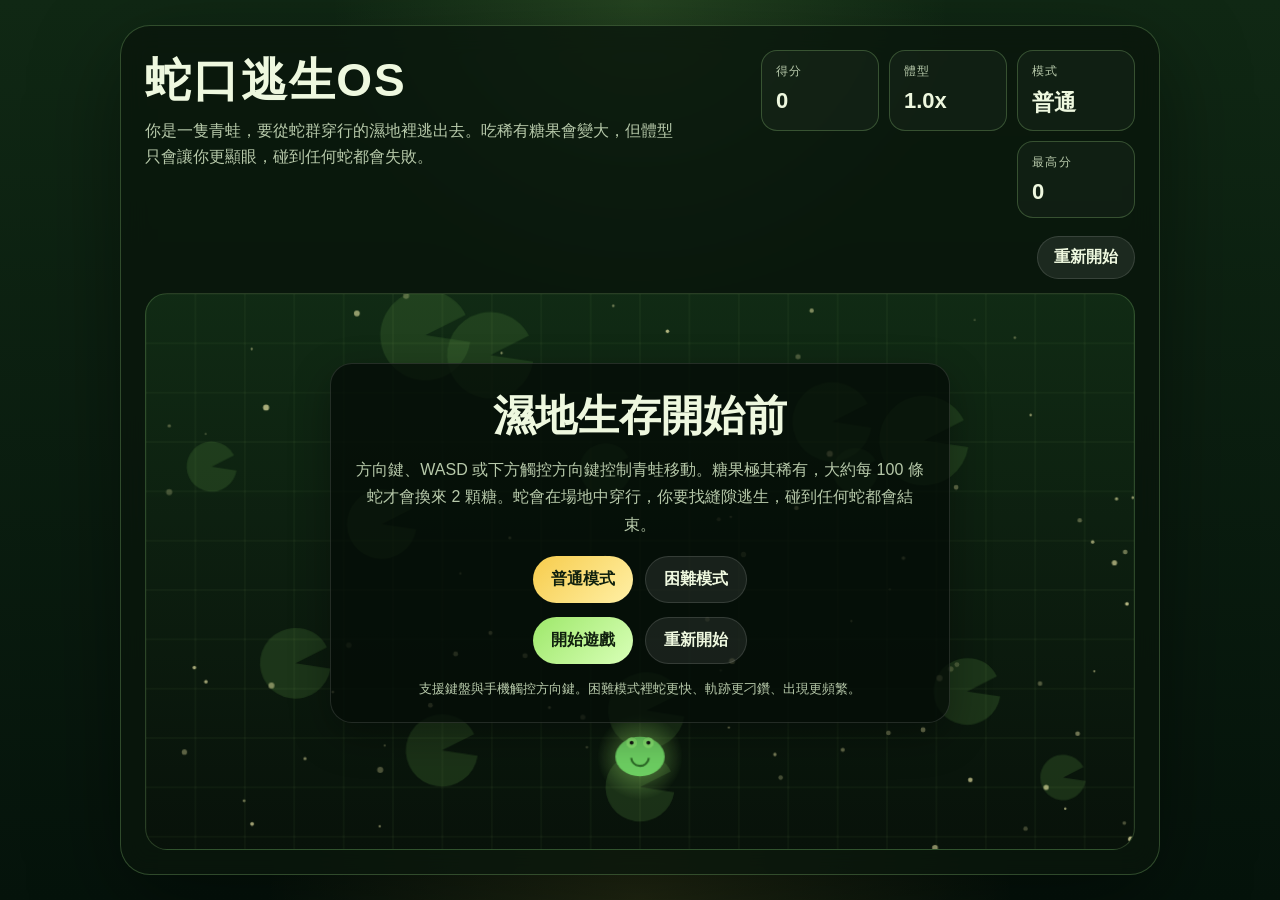
<file: index.html>
<!DOCTYPE html>
<html lang="zh-Hant">
<head>
  <meta charset="UTF-8">
  <meta name="viewport" content="width=device-width, initial-scale=1.0, viewport-fit=cover">
  <title>蛇口逃生OS</title>
  <style>
    :root {
      --bg-top: #102814;
      --bg-bottom: #05130b;
      --panel: rgba(9, 22, 12, 0.8);
      --line: rgba(177, 241, 146, 0.24);
      --text: #eef8df;
      --muted: #b7c9aa;
      --accent: #9ee86a;
      --danger: #ff7474;
      --gold: #f7cc4c;
      --purple: #b17cff;
      --leaf: #5dc173;
      --brown: #3a291d;
      --app-height: 100vh;
      --shell-width: min(94vw, 1040px);
      --shell-padding: 24px;
      --canvas-aspect: 16 / 9;
      --canvas-min-height: 0px;
      --touch-dock-space: 0px;
      --touch-button-width: 72px;
      --touch-button-height: 62px;
      --touch-button-radius: 20px;
      --scene-bottom-gap: 24px;
    }

    * {
      box-sizing: border-box;
    }

    body {
      margin: 0;
      min-height: 100vh;
      min-height: 100svh;
      min-height: var(--app-height);
      display: grid;
      place-items: center;
      padding: 20px;
      font-family: "Segoe UI", "PingFang SC", sans-serif;
      color: var(--text);
      background:
        radial-gradient(circle at top, rgba(158, 232, 106, 0.15), transparent 28%),
        radial-gradient(circle at bottom, rgba(247, 204, 76, 0.12), transparent 34%),
        linear-gradient(180deg, var(--bg-top), var(--bg-bottom));
      overflow: hidden;
    }

    body.crash-active .shell {
      animation: shell-shake 90ms linear infinite;
      filter: saturate(1.5) contrast(1.2);
    }

    body.king-flash::after {
      content: "";
      position: fixed;
      inset: 0;
      background:
        radial-gradient(circle at center, rgba(255, 100, 100, 0.18), rgba(0, 0, 0, 0.94)),
        rgba(20, 0, 0, 0.9);
      animation: flash-bang 120ms steps(2, end) infinite;
      pointer-events: none;
      z-index: 42;
    }

    body.warning-active::before {
      content: "";
      position: fixed;
      inset: 0;
      border: 18px solid rgba(255, 70, 70, 0.72);
      box-shadow: inset 0 0 60px rgba(255, 30, 30, 0.65);
      animation: warning-pulse 220ms ease-in-out infinite alternate;
      pointer-events: none;
      z-index: 35;
    }

    body.crash-active::after {
      content: "";
      position: fixed;
      inset: 0;
      background: rgba(255, 255, 255, 0.8);
      mix-blend-mode: screen;
      animation: flash-bang 140ms steps(2, end) infinite;
      pointer-events: none;
      z-index: 40;
    }

    .shell {
      width: var(--shell-width);
      padding: var(--shell-padding);
      border-radius: 30px;
      border: 1px solid var(--line);
      background: var(--panel);
      backdrop-filter: blur(14px);
      box-shadow: 0 28px 90px rgba(0, 0, 0, 0.42);
    }

    .topbar {
      display: flex;
      justify-content: space-between;
      align-items: flex-start;
      gap: 16px;
      margin-bottom: 18px;
    }

    .title h1 {
      margin: 0 0 6px;
      font-size: clamp(28px, 5vw, 46px);
      letter-spacing: 0.04em;
    }

    .title p {
      margin: 0;
      color: var(--muted);
      line-height: 1.6;
      max-width: 620px;
    }

    .stats {
      display: flex;
      gap: 10px;
      flex-wrap: wrap;
      justify-content: flex-end;
    }

    .card {
      min-width: 118px;
      padding: 12px 14px;
      border-radius: 16px;
      border: 1px solid var(--line);
      background: rgba(255, 255, 255, 0.03);
    }

    .card span {
      display: block;
      font-size: 12px;
      color: var(--muted);
      text-transform: uppercase;
      letter-spacing: 0.12em;
    }

    .card strong {
      display: block;
      margin-top: 8px;
      font-size: 22px;
    }

    .card.alert strong {
      color: #ffd2d2;
      animation: score-jump 120ms ease-in-out infinite alternate;
    }

    .quick-actions {
      display: flex;
      justify-content: flex-end;
      margin: 0 0 14px;
    }

    .quick-actions button {
      padding: 10px 16px;
    }

    .mobile-controls {
      display: none;
      margin-top: 14px;
      padding: 14px 12px calc(12px + env(safe-area-inset-bottom, 0px));
      border-radius: 22px;
      border: 1px solid rgba(177, 241, 146, 0.16);
      background: linear-gradient(180deg, rgba(11, 28, 16, 0.72), rgba(6, 15, 9, 0.88));
      box-shadow: inset 0 1px 0 rgba(255, 255, 255, 0.04);
      user-select: none;
      -webkit-user-select: none;
      -webkit-touch-callout: none;
      touch-action: none;
    }

    .mobile-controls.active {
      display: block;
    }

    .mobile-controls-label {
      margin: 0 0 12px;
      text-align: center;
      font-size: 12px;
      letter-spacing: 0.14em;
      color: var(--muted);
    }

    .mobile-pad {
      display: grid;
      justify-content: center;
      gap: 10px;
    }

    .mobile-pad-row {
      display: flex;
      justify-content: center;
      gap: 10px;
    }

    .mobile-button {
      width: var(--touch-button-width);
      height: var(--touch-button-height);
      border-radius: var(--touch-button-radius);
      border: 1px solid rgba(255, 255, 255, 0.14);
      background: linear-gradient(180deg, rgba(255, 255, 255, 0.1), rgba(255, 255, 255, 0.04));
      color: #eef8df;
      font-size: 24px;
      font-weight: 900;
      box-shadow: 0 12px 24px rgba(0, 0, 0, 0.22);
      transform: translateY(0);
    }

    .mobile-button:active,
    .mobile-button.pressed {
      transform: translateY(1px) scale(0.98);
      background: linear-gradient(180deg, rgba(158, 232, 106, 0.28), rgba(158, 232, 106, 0.12));
      box-shadow: 0 8px 18px rgba(0, 0, 0, 0.18);
    }

    .mobile-button.spacer {
      opacity: 0;
      pointer-events: none;
    }

    .arena-wrap {
      position: relative;
      overflow: hidden;
    }

    .bite-mask {
      position: absolute;
      top: 58px;
      right: -120%;
      width: 128%;
      height: calc(100% - 58px);
      background:
        radial-gradient(circle at 84% 50%, rgba(10, 0, 0, 0.96), rgba(0, 0, 0, 1) 54%, rgba(0, 0, 0, 0.98) 100%);
      clip-path: polygon(100% 0%, 34% 6%, 28% 14%, 24% 22%, 20% 30%, 18% 38%, 14% 48%, 16% 58%, 12% 68%, 14% 78%, 20% 86%, 28% 93%, 100% 100%);
      opacity: 0;
      pointer-events: none;
      z-index: 18;
      filter: drop-shadow(-20px 0 24px rgba(0, 0, 0, 0.55));
    }

    .arena-wrap.eaten .bite-mask {
      opacity: 1;
      animation: bite-sweep 500ms cubic-bezier(0.16, 0.8, 0.18, 1) forwards;
    }

    canvas {
      display: block;
      width: 100%;
      aspect-ratio: var(--canvas-aspect);
      min-height: var(--canvas-min-height);
      border-radius: 22px;
      border: 1px solid rgba(177, 241, 146, 0.2);
      background: linear-gradient(180deg, rgba(18, 45, 22, 0.92), rgba(8, 18, 10, 0.98));
      touch-action: none;
    }

    .overlay {
      position: absolute;
      inset: 0;
      display: grid;
      place-items: center;
      padding: 24px;
      text-align: center;
      transition: opacity 180ms ease;
    }

    .overlay-panel {
      max-width: 620px;
      padding: 24px;
      border-radius: 22px;
      border: 1px solid rgba(255, 255, 255, 0.12);
      background: rgba(5, 12, 7, 0.78);
      box-shadow: 0 14px 40px rgba(0, 0, 0, 0.32);
    }

    .overlay h2 {
      margin: 0 0 12px;
      font-size: clamp(26px, 4vw, 42px);
    }

    .overlay p {
      margin: 0 0 18px;
      line-height: 1.7;
      color: var(--muted);
    }

    .controls,
    .modes {
      display: flex;
      gap: 12px;
      justify-content: center;
      flex-wrap: wrap;
    }

    .modes {
      margin-bottom: 14px;
    }

    button {
      border: 0;
      border-radius: 999px;
      padding: 12px 18px;
      font: inherit;
      font-weight: 700;
      cursor: pointer;
      transition: transform 120ms ease, box-shadow 120ms ease, background 120ms ease;
    }

    button:hover {
      transform: translateY(-1px);
      box-shadow: 0 10px 24px rgba(0, 0, 0, 0.2);
    }

    .primary {
      color: #10200e;
      background: linear-gradient(135deg, var(--accent), #d9ffb8);
    }

    .secondary {
      color: var(--text);
      background: rgba(255, 255, 255, 0.08);
      border: 1px solid rgba(255, 255, 255, 0.12);
    }

    .mode-button.active {
      color: #10200e;
      background: linear-gradient(135deg, var(--gold), #fff0a6);
    }

    .hint {
      margin-top: 16px;
      font-size: 13px;
      color: var(--muted);
    }

    .hidden {
      display: none !important;
    }

    .blackout-screen,
    .crash-screen {
      position: fixed;
      inset: 0;
      display: grid;
      place-items: center;
      opacity: 0;
      pointer-events: none;
      transition: opacity 220ms ease;
    }

    .blackout-screen {
      background: #000;
      z-index: 58;
    }

    .blackout-screen.visible {
      opacity: 1;
      pointer-events: auto;
    }

    .crash-screen {
      background: radial-gradient(circle at center, rgba(60, 0, 0, 0.92), rgba(0, 0, 0, 0.98));
      z-index: 60;
      text-align: center;
    }

    .crash-screen.visible {
      opacity: 1;
      pointer-events: auto;
    }

    .crash-screen h2 {
      margin: 0;
      font-size: clamp(54px, 12vw, 120px);
      letter-spacing: 0.16em;
      color: #fff2f2;
      text-shadow: 0 0 30px rgba(255, 70, 70, 0.55);
    }

    .crash-score {
      margin: 0 0 20px;
      font-size: clamp(24px, 4vw, 42px);
      font-weight: 800;
      color: #ffe8e8;
      letter-spacing: 0.08em;
      text-shadow: 0 0 18px rgba(255, 100, 100, 0.35);
    }

    .crash-screen p {
      margin: 18px 0 0;
      font-size: clamp(18px, 3vw, 28px);
      color: #ffd6d6;
      letter-spacing: 0.2em;
    }

    .retry-button {
      margin-top: 28px;
      padding: 14px 28px;
      border: 1px solid rgba(255, 255, 255, 0.2);
      border-radius: 999px;
      background: linear-gradient(135deg, #4da3ff, #1d6dff);
      color: #f5fbff;
      font-size: 18px;
      font-weight: 800;
      letter-spacing: 0.08em;
      box-shadow: 0 14px 30px rgba(29, 109, 255, 0.35);
    }

    .frog-god-scene {
      position: fixed;
      inset: 0;
      display: grid;
      place-items: center;
      background:
        radial-gradient(circle at top, rgba(255, 232, 123, 0.14), transparent 22%),
        radial-gradient(circle at bottom, rgba(88, 203, 130, 0.16), transparent 28%),
        linear-gradient(180deg, rgba(7, 20, 14, 0.98), rgba(5, 10, 8, 0.98));
      opacity: 0;
      pointer-events: none;
      transition: opacity 280ms ease;
      z-index: 61;
      overflow: hidden;
    }

    .frog-god-scene.visible {
      opacity: 1;
      pointer-events: auto;
    }

    .frog-god-scene::before {
      content: "";
      position: fixed;
      inset: 0;
      background: linear-gradient(180deg, rgba(160, 168, 178, 0), rgba(96, 102, 110, 0));
      opacity: 0;
      transition: opacity 900ms ease, background 900ms ease;
      pointer-events: none;
      z-index: 3;
    }

    .frog-god-scene.dream-break {
      filter: grayscale(0.95) saturate(0.7);
      transition: filter 900ms ease, opacity 280ms ease;
    }

    .frog-god-scene.dream-break::before {
      opacity: 1;
      background: linear-gradient(180deg, rgba(178, 182, 188, 0.12), rgba(90, 94, 100, 0.42));
    }

    .frog-god-scene.dream-break .frog-god-panel {
      transform: translateY(0) scale(0.985);
      border-color: rgba(255, 255, 255, 0.08);
      box-shadow: 0 20px 70px rgba(0, 0, 0, 0.55);
    }

    .frog-god-scene.lightning::after {
      content: "";
      position: absolute;
      inset: 0;
      background:
        linear-gradient(115deg, transparent 0 42%, rgba(255, 255, 255, 0.94) 46%, transparent 50%),
        linear-gradient(180deg, rgba(255, 255, 255, 0.9), rgba(170, 200, 255, 0.2));
      mix-blend-mode: screen;
      animation: lightning-flash 260ms steps(2, end) 1, lightning-flash-strong 320ms steps(2, end) 1 900ms;
      pointer-events: none;
      z-index: 6;
    }

    .frog-god-stars,
    .frog-god-stars::before,
    .frog-god-stars::after {
      position: absolute;
      inset: 0;
      content: "";
      background-image:
        radial-gradient(circle, rgba(255, 246, 197, 0.75) 0 2px, transparent 3px),
        radial-gradient(circle, rgba(164, 255, 183, 0.5) 0 1.5px, transparent 3px);
      background-size: 180px 180px, 240px 240px;
      background-position: 0 0, 80px 60px;
      animation: star-drift 18s linear infinite;
      opacity: 0.7;
    }

    .frog-god-stars::before {
      transform: scale(1.15);
      animation-duration: 24s;
      opacity: 0.45;
    }

    .frog-god-stars::after {
      transform: scale(0.9);
      animation-duration: 14s;
      opacity: 0.32;
    }

    .rain-layer {
      position: fixed;
      inset: 0;
      opacity: 0;
      pointer-events: none;
      transition: opacity 1600ms ease;
      z-index: 4;
      overflow: hidden;
      background:
        linear-gradient(180deg, rgba(180, 188, 200, 0.08), rgba(30, 34, 40, 0.2));
    }

    .frog-god-scene.dream-break .rain-layer {
      opacity: 1;
    }

    .rain-layer::before,
    .rain-layer::after {
      content: "";
      position: absolute;
      inset: -25% -10% 0 -10%;
      background-image:
        linear-gradient(rgba(220, 230, 255, 0.44), rgba(220, 230, 255, 0)),
        linear-gradient(rgba(220, 230, 255, 0.3), rgba(220, 230, 255, 0)),
        linear-gradient(rgba(220, 230, 255, 0.2), rgba(220, 230, 255, 0)),
        linear-gradient(rgba(220, 230, 255, 0.16), rgba(220, 230, 255, 0));
      background-size: 2px 120px, 2px 140px, 2px 110px, 2px 160px;
      background-position: 0 0, 90px 24px, 180px 50px, 270px 12px;
      background-repeat: repeat;
      transform: skewX(-10deg);
      animation: rain-fall 460ms linear infinite;
      opacity: 0.88;
    }

    .rain-layer::after {
      background-position: 40px 70px, 130px 0, 240px 30px, 320px 90px;
      animation-duration: 620ms;
      opacity: 0.62;
    }

    .rain-splash {
      position: absolute;
      left: 0;
      right: 0;
      bottom: 0;
      height: 26%;
      opacity: 0;
      transition: opacity 1400ms ease;
      z-index: 4;
      background:
        radial-gradient(circle at 8% 80%, rgba(230, 235, 255, 0.45) 0 2px, transparent 5px),
        radial-gradient(circle at 18% 88%, rgba(230, 235, 255, 0.34) 0 2px, transparent 5px),
        radial-gradient(circle at 30% 84%, rgba(230, 235, 255, 0.4) 0 2px, transparent 5px),
        radial-gradient(circle at 44% 90%, rgba(230, 235, 255, 0.32) 0 2px, transparent 5px),
        radial-gradient(circle at 58% 86%, rgba(230, 235, 255, 0.42) 0 2px, transparent 5px),
        radial-gradient(circle at 72% 90%, rgba(230, 235, 255, 0.35) 0 2px, transparent 5px),
        radial-gradient(circle at 86% 84%, rgba(230, 235, 255, 0.38) 0 2px, transparent 5px);
      animation: splash-flicker 1.4s ease-in-out infinite alternate;
    }

    .frog-god-scene.dream-break .rain-splash {
      opacity: 1;
    }

    .frog-god-panel {
      position: relative;
      width: min(900px, 92vw);
      padding: 40px 30px 30px;
      border-radius: 34px;
      border: 1px solid rgba(255, 245, 181, 0.2);
      background: linear-gradient(180deg, rgba(18, 40, 27, 0.78), rgba(8, 14, 10, 0.9));
      box-shadow: 0 30px 90px rgba(0, 0, 0, 0.45);
      text-align: center;
      backdrop-filter: blur(12px);
      display: flex;
      flex-direction: column;
      align-items: center;
      gap: 20px;
      transform: translateY(24px) scale(0.96);
      transition: transform 320ms ease, opacity 320ms ease;
      z-index: 2;
    }

    .frog-god-scene.dream-break .frog-god-copy p,
    .frog-god-scene.dream-break .frog-god-copy h3 {
      animation: dread-text 120ms ease-in-out infinite alternate;
    }

    .frog-god-scene.visible .frog-god-panel {
      transform: translateY(0) scale(1);
    }

    .frog-god-badge {
      display: inline-flex;
      align-items: center;
      gap: 10px;
      padding: 10px 16px;
      border-radius: 999px;
      background: rgba(255, 235, 153, 0.12);
      color: #ffe8a8;
      font-weight: 800;
      letter-spacing: 0.12em;
      margin-bottom: 22px;
    }

    .frog-god-stage {
      position: relative;
      width: min(720px, 100%);
      height: 320px;
      overflow: hidden;
    }

    .frog-god-glow {
      position: absolute;
      left: 50%;
      bottom: 10px;
      width: 320px;
      height: 120px;
      transform: translateX(-50%);
      border-radius: 50%;
      background: radial-gradient(circle, rgba(255, 233, 133, 0.42), rgba(123, 255, 161, 0.08) 60%, transparent 72%);
      filter: blur(8px);
      animation: holy-glow 2.4s ease-in-out infinite alternate;
    }

    .frog-god-beam {
      position: absolute;
      left: 50%;
      top: -40px;
      width: 240px;
      height: 280px;
      transform: translateX(-50%);
      background: linear-gradient(180deg, rgba(255, 243, 163, 0.7), rgba(255, 243, 163, 0.14), transparent 82%);
      clip-path: polygon(42% 0%, 58% 0%, 100% 100%, 0% 100%);
      filter: blur(4px);
      opacity: 0.9;
      animation: beam-pulse 1.8s ease-in-out infinite alternate;
    }

    .frog-god {
      position: absolute;
      left: 50%;
      bottom: 30px;
      width: 200px;
      height: 180px;
      transform: translateX(-50%) translateY(-180px) scale(0.82);
      animation: frog-hero-drop 800ms cubic-bezier(0.14, 0.78, 0.16, 1) forwards, frog-hero-bob 2.8s ease-in-out 900ms infinite;
    }

    .frog-god-crown {
      position: absolute;
      left: 50%;
      top: 6px;
      width: 88px;
      height: 52px;
      transform: translateX(-50%);
      background: linear-gradient(180deg, #fff1a5, #e0ac24);
      clip-path: polygon(0 100%, 10% 44%, 24% 68%, 36% 16%, 50% 68%, 64% 14%, 76% 68%, 90% 42%, 100% 100%);
      filter: drop-shadow(0 6px 10px rgba(255, 193, 78, 0.38));
    }

    .frog-god-crown::after {
      content: "";
      position: absolute;
      left: 18px;
      right: 18px;
      bottom: -6px;
      height: 12px;
      border-radius: 999px;
      background: linear-gradient(180deg, #ffd75a, #b87e0c);
    }

    .frog-god-body {
      position: absolute;
      left: 50%;
      top: 42px;
      width: 150px;
      height: 116px;
      transform: translateX(-50%);
      border-radius: 46% 46% 42% 42%;
      background: radial-gradient(circle at 35% 25%, #9bff84, #52b945 68%, #377f31 100%);
      box-shadow: inset -12px -12px 18px rgba(17, 61, 23, 0.26);
    }

    .frog-god-eye {
      position: absolute;
      top: 18px;
      width: 24px;
      height: 24px;
      border-radius: 50%;
      background: #fff;
      box-shadow: inset 0 -3px 5px rgba(0, 0, 0, 0.1);
    }

    .frog-god-eye.left {
      left: 34px;
    }

    .frog-god-eye.right {
      right: 34px;
    }

    .frog-god-eye::after {
      content: "";
      position: absolute;
      left: 7px;
      top: 6px;
      width: 9px;
      height: 9px;
      border-radius: 50%;
      background: #16391a;
      transition: transform 200ms ease, background 200ms ease, opacity 200ms ease;
    }

    .frog-god-scene.dream-break .frog-god-eye::after {
      background: #0f1012;
      opacity: 0.9;
      transform: scaleY(1.7) scaleX(0.72);
    }

    .frog-god-mouth {
      position: absolute;
      left: 50%;
      bottom: 20px;
      width: 62px;
      height: 28px;
      transform: translateX(-50%);
      border-bottom: 5px solid #2e6a28;
      border-radius: 0 0 40px 40px;
    }

    .frog-god-arm {
      position: absolute;
      top: 88px;
      width: 24px;
      height: 64px;
      border-radius: 999px;
      background: linear-gradient(180deg, #6fd664, #459f3f);
    }

    .frog-god-arm.left {
      left: 18px;
      transform: rotate(30deg);
    }

    .frog-god-arm.right {
      right: 12px;
      transform: rotate(-34deg);
      transform-origin: top center;
    }

    .frog-god-sword {
      position: absolute;
      right: -16px;
      top: 8px;
      width: 18px;
      height: 126px;
      transform: rotate(-18deg);
    }

    .frog-god-sword::before {
      content: "";
      position: absolute;
      left: 5px;
      top: 0;
      width: 8px;
      height: 96px;
      border-radius: 999px;
      background: linear-gradient(180deg, #fdfefe, #99cfff);
      box-shadow: 0 0 14px rgba(116, 182, 255, 0.45);
    }

    .frog-god-sword::after {
      content: "";
      position: absolute;
      left: -4px;
      bottom: 18px;
      width: 26px;
      height: 10px;
      border-radius: 999px;
      background: linear-gradient(90deg, #ffd772, #fff1b6, #ffd772);
      box-shadow: 0 0 10px rgba(255, 222, 123, 0.35);
    }

    .frog-god-copy {
      max-width: 720px;
      margin: 0 auto;
      display: grid;
      gap: 12px;
    }

    .frog-god-copy h3 {
      margin: 0;
      font-size: clamp(34px, 5vw, 60px);
      letter-spacing: 0.08em;
      color: #f7ffef;
      text-shadow: 0 0 24px rgba(133, 255, 177, 0.25);
    }

    .frog-god-copy p {
      margin: 0;
      font-size: clamp(18px, 2.5vw, 28px);
      line-height: 1.7;
      color: #dbeed6;
      transition: opacity 220ms ease, transform 220ms ease;
    }

    .frog-god-action {
      position: static;
      width: min(560px, 100%);
      display: flex;
      flex-direction: column;
      align-items: center;
      gap: 12px;
      padding: 18px 18px 20px;
      border-radius: 24px;
      background: linear-gradient(180deg, rgba(255, 249, 213, 0.08), rgba(255, 255, 255, 0.03));
      border: 1px solid rgba(255, 248, 197, 0.14);
      box-shadow: inset 0 1px 0 rgba(255, 255, 255, 0.06);
    }

    .frog-god-tip {
      margin-top: 0;
      min-height: 1.4em;
      font-size: 14px;
      color: #bcd0bb;
      letter-spacing: 0.08em;
      opacity: 0.9;
      animation: soft-blink 1.4s ease-in-out infinite alternate;
    }

    .frog-god-scene.stage-two .frog-god-copy h3 {
      color: #fff3c4;
    }

    .frog-god-cta {
      display: inline-flex;
      align-items: center;
      gap: 10px;
      justify-content: center;
      min-width: 240px;
      padding: 16px 26px;
      border-radius: 18px;
      background:
        linear-gradient(135deg, #fff4b1, #f4c654 48%, #dca72e);
      color: #332006;
      font-weight: 900;
      font-size: 18px;
      letter-spacing: 0.12em;
      border: 1px solid rgba(255, 247, 196, 0.36);
      box-shadow:
        0 16px 36px rgba(227, 186, 66, 0.22),
        inset 0 1px 0 rgba(255, 255, 255, 0.45);
      transition: transform 160ms ease, box-shadow 160ms ease, filter 160ms ease;
    }

    .frog-god-cta:hover {
      transform: translateY(-2px) scale(1.01);
      box-shadow:
        0 22px 44px rgba(227, 186, 66, 0.28),
        inset 0 1px 0 rgba(255, 255, 255, 0.55);
      filter: saturate(1.04);
    }

    .frog-god-cta-sub {
      font-size: 12px;
      letter-spacing: 0.08em;
      color: rgba(239, 245, 230, 0.72);
    }

    .dream-modal {
      position: absolute;
      inset: 0;
      display: grid;
      place-items: center;
      padding: 24px;
      opacity: 0;
      pointer-events: none;
      transition: opacity 800ms ease;
      z-index: 5;
    }

    .frog-god-scene.dream-break .dream-modal {
      opacity: 1;
      pointer-events: auto;
    }

    .dream-card {
      width: min(680px, 88vw);
      padding: 34px 28px 28px;
      border-radius: 28px;
      border: 1px solid rgba(255, 255, 255, 0.12);
      background: linear-gradient(180deg, rgba(28, 28, 30, 0.94), rgba(14, 14, 16, 0.96));
      box-shadow: 0 24px 70px rgba(0, 0, 0, 0.48);
      text-align: center;
      transform: translateY(18px) scale(0.96);
      transition: transform 700ms ease;
    }

    .frog-god-scene.dream-break .dream-card {
      transform: translateY(0) scale(1);
    }

    .dream-card h4 {
      margin: 0 0 14px;
      font-size: clamp(28px, 4vw, 46px);
      letter-spacing: 0.08em;
      color: #f2f2f2;
    }

    .dream-card p {
      margin: 0;
      font-size: clamp(18px, 2.4vw, 28px);
      line-height: 1.7;
      color: #d0d0d0;
    }

    .dream-card button {
      margin-top: 24px;
      padding: 14px 24px;
      border-radius: 999px;
      border: 1px solid rgba(255, 255, 255, 0.14);
      background: linear-gradient(135deg, #8b8f99, #525761);
      color: #f2f4f8;
      font-weight: 800;
      letter-spacing: 0.08em;
    }

    .reward-scene {
      position: fixed;
      inset: 0;
      display: grid;
      place-items: center;
      background:
        radial-gradient(circle at top, rgba(255, 232, 123, 0.12), transparent 26%),
        linear-gradient(180deg, rgba(10, 25, 16, 0.96), rgba(5, 12, 8, 0.98));
      opacity: 0;
      pointer-events: none;
      transition: opacity 320ms ease;
      z-index: 62;
      overflow: hidden;
    }

    .reward-scene.visible {
      opacity: 1;
      pointer-events: auto;
    }

    .reward-panel {
      position: relative;
      width: min(860px, 92vw);
      padding: 34px 28px 28px;
      border-radius: 30px;
      border: 1px solid rgba(255, 244, 183, 0.18);
      background: linear-gradient(180deg, rgba(18, 40, 27, 0.84), rgba(7, 14, 9, 0.94));
      box-shadow: 0 26px 90px rgba(0, 0, 0, 0.42);
      text-align: center;
      display: flex;
      flex-direction: column;
      align-items: center;
      gap: 20px;
      transform: translateY(20px) scale(0.96);
      transition: transform 340ms ease;
    }

    .reward-scene.visible .reward-panel {
      transform: translateY(0) scale(1);
    }

    .reward-badge {
      display: inline-flex;
      align-items: center;
      gap: 10px;
      padding: 10px 16px;
      border-radius: 999px;
      background: rgba(255, 230, 135, 0.12);
      color: #ffe59b;
      font-weight: 900;
      letter-spacing: 0.12em;
    }

    .reward-stage {
      position: relative;
      width: min(760px, 100%);
      height: 320px;
      border-radius: 26px;
      overflow: hidden;
      background:
        radial-gradient(circle at 50% 18%, rgba(255, 242, 162, 0.16), transparent 32%),
        linear-gradient(180deg, rgba(30, 58, 38, 0.72), rgba(16, 30, 20, 0.36));
    }

    .reward-stage::before {
      content: "";
      position: absolute;
      left: 50%;
      top: -34px;
      width: 240px;
      height: 320px;
      transform: translateX(-50%);
      background: linear-gradient(180deg, rgba(255, 245, 192, 0.82), rgba(255, 245, 192, 0.12), transparent 82%);
      clip-path: polygon(35% 0%, 65% 0%, 100% 100%, 0% 100%);
      filter: blur(6px);
      opacity: 0.72;
      z-index: 1;
    }

    .reward-burst {
      position: absolute;
      inset: 0;
      background:
        radial-gradient(circle at center, rgba(255, 239, 156, 0.4), transparent 18%),
        conic-gradient(from 0deg, rgba(255, 235, 145, 0.14), transparent 20%, rgba(160, 255, 182, 0.12) 42%, transparent 60%, rgba(255, 235, 145, 0.14) 82%, transparent 100%);
      filter: blur(2px);
      animation: reward-spin 10s linear infinite;
    }

    .reward-slay-flash {
      position: absolute;
      inset: 0;
      background:
        linear-gradient(115deg, transparent 0 34%, rgba(255, 248, 194, 0.92) 48%, transparent 56%),
        radial-gradient(circle at center, rgba(255, 236, 154, 0.34), transparent 42%);
      opacity: 0;
      mix-blend-mode: screen;
    }

    .reward-serpents {
      position: absolute;
      inset: 0;
      pointer-events: none;
      opacity: 0.85;
    }

    .reward-serpent {
      position: absolute;
      width: 220px;
      height: 84px;
      border-radius: 999px;
      background:
        radial-gradient(circle at 16% 40%, rgba(255,255,255,0.95), rgba(220,228,232,0.92) 34%, rgba(145,156,164,0.88) 68%, rgba(86,92,98,0.8) 100%);
      box-shadow: inset -18px -10px 18px rgba(0,0,0,0.12);
      filter: blur(0.2px);
      animation: serpent-fade 1800ms ease-in-out infinite;
    }

    .reward-serpent::after {
      content: "";
      position: absolute;
      right: 18px;
      top: 28px;
      width: 14px;
      height: 14px;
      border-radius: 50%;
      background: #1e2327;
    }

    .reward-serpent.one {
      left: 10%;
      bottom: 26%;
      transform: rotate(-12deg);
    }

    .reward-serpent.two {
      right: 8%;
      bottom: 18%;
      transform: rotate(16deg);
    }

    .reward-serpent.three {
      left: 34%;
      bottom: 6%;
      width: 280px;
      transform: rotate(4deg);
    }

    .reward-impact {
      position: absolute;
      inset: 0;
      pointer-events: none;
      z-index: 3;
    }

    .reward-slash {
      position: absolute;
      left: 50%;
      top: 48%;
      width: 420px;
      height: 18px;
      border-radius: 999px;
      opacity: 0;
      background: linear-gradient(90deg, rgba(255, 255, 255, 0), rgba(255, 248, 210, 0.98) 34%, rgba(183, 236, 255, 0.98) 58%, rgba(255, 255, 255, 0));
      box-shadow: 0 0 32px rgba(255, 245, 190, 0.5);
      transform-origin: center;
      mix-blend-mode: screen;
      filter: blur(0.4px);
    }

    .reward-slash.one {
      transform: translate(-50%, -50%) rotate(-16deg) scaleX(0.32);
    }

    .reward-slash.two {
      top: 42%;
      transform: translate(-50%, -50%) rotate(12deg) scaleX(0.28);
    }

    .reward-slash.three {
      top: 56%;
      width: 360px;
      transform: translate(-50%, -50%) rotate(-8deg) scaleX(0.22);
    }

    .reward-hero-frame {
      position: absolute;
      left: 50%;
      bottom: 0;
      width: min(340px, 54vw);
      height: 100%;
      transform: translateX(-50%);
      display: grid;
      place-items: end center;
      z-index: 2;
      pointer-events: none;
    }

    .reward-hero-image {
      max-height: 100%;
      max-width: 100%;
      object-fit: contain;
      filter: drop-shadow(0 18px 40px rgba(0, 0, 0, 0.38));
      animation: hero-settle 900ms cubic-bezier(0.16, 0.8, 0.18, 1);
    }

    .reward-hero-fallback {
      position: absolute;
      left: 50%;
      bottom: 18px;
      width: 210px;
      height: 190px;
      transform: translateX(-50%);
      display: none;
      animation: hero-settle 900ms cubic-bezier(0.16, 0.8, 0.18, 1);
    }

    .reward-hero-fallback.visible {
      display: block;
    }

    .reward-copy h3 {
      margin: 0;
      font-size: clamp(34px, 5vw, 58px);
      color: #fff6c7;
      letter-spacing: 0.08em;
      text-shadow: 0 0 24px rgba(255, 222, 114, 0.24);
    }

    .reward-copy p {
      margin: 0;
      font-size: clamp(18px, 2.4vw, 28px);
      color: #deeed6;
      line-height: 1.7;
    }

    .reward-copy {
      max-width: 760px;
      display: grid;
      gap: 12px;
    }

    .reward-actions-shell {
      width: min(760px, 100%);
      padding: 18px 20px 20px;
      border-radius: 26px;
      border: 1px solid rgba(255, 249, 215, 0.12);
      background: linear-gradient(180deg, rgba(255, 249, 213, 0.08), rgba(255, 255, 255, 0.03));
      box-shadow: inset 0 1px 0 rgba(255, 255, 255, 0.06);
      display: grid;
      gap: 12px;
      justify-items: center;
    }

    .reward-actions {
      margin-top: 0;
      display: flex;
      justify-content: center;
      gap: 14px;
      flex-wrap: wrap;
    }

    .reward-helper {
      font-size: 13px;
      color: rgba(237, 245, 234, 0.74);
      letter-spacing: 0.06em;
    }

    .reward-button {
      padding: 16px 26px;
      border-radius: 18px;
      border: 1px solid rgba(255, 245, 189, 0.3);
      background: linear-gradient(135deg, #fff4b1, #f5cb63 50%, #dca72e);
      color: #302008;
      font-weight: 900;
      letter-spacing: 0.1em;
      box-shadow: 0 16px 36px rgba(226, 181, 53, 0.22);
    }

    .reward-secondary {
      padding: 16px 24px;
      border-radius: 18px;
      border: 1px solid rgba(255, 255, 255, 0.14);
      background: rgba(255, 255, 255, 0.06);
      color: #edf5ea;
      font-weight: 800;
      letter-spacing: 0.08em;
    }

    .reward-modal {
      position: absolute;
      inset: 0;
      display: grid;
      place-items: center;
      padding: 24px;
      opacity: 0;
      pointer-events: none;
      transition: opacity 260ms ease;
      z-index: 4;
    }

    .reward-scene.show-code .reward-modal {
      opacity: 1;
      pointer-events: auto;
    }

    body.is-touch-device {
      display: block;
      min-height: var(--app-height);
      padding:
        max(10px, env(safe-area-inset-top))
        10px
        calc(var(--touch-dock-space) + 22px + env(safe-area-inset-bottom))
        10px;
      overflow-x: hidden;
      overflow-y: auto;
    }

    body.is-touch-device .shell {
      width: var(--shell-width);
      padding: var(--shell-padding);
      margin: 0 auto;
    }

    body.is-touch-device .mobile-controls.active {
      position: fixed;
      left: 10px;
      right: 10px;
      bottom: max(10px, env(safe-area-inset-bottom));
      z-index: 72;
      margin-top: 0;
      padding: 12px 12px calc(12px + env(safe-area-inset-bottom));
      border-radius: 24px;
      background: linear-gradient(180deg, rgba(8, 22, 12, 0.92), rgba(4, 12, 7, 0.96));
      box-shadow: 0 20px 50px rgba(0, 0, 0, 0.34);
    }

    body.is-touch-device .frog-god-scene,
    body.is-touch-device .reward-scene {
      padding:
        max(10px, env(safe-area-inset-top))
        10px
        calc(var(--scene-bottom-gap) + env(safe-area-inset-bottom))
        10px;
      overflow: auto;
    }

    body.is-touch-device .dream-modal {
      position: fixed;
      inset:
        max(10px, env(safe-area-inset-top))
        10px
        calc(var(--scene-bottom-gap) + env(safe-area-inset-bottom))
        10px;
      padding: 0;
      align-items: center;
    }

    body.is-touch-device .dream-card,
    body.is-touch-device .reward-code-card {
      max-height: min(82svh, 720px);
      overflow: auto;
    }

    body.is-phone .topbar,
    body.is-tablet.is-portrait .topbar {
      flex-direction: column;
      gap: 14px;
      margin-bottom: 14px;
    }

    body.is-phone .title h1,
    body.is-tablet.is-portrait .title h1 {
      font-size: clamp(30px, 12vw, 54px);
    }

    body.is-phone .title p,
    body.is-tablet.is-portrait .title p {
      max-width: none;
      font-size: 17px;
      line-height: 1.6;
    }

    body.is-phone .stats,
    body.is-tablet.is-portrait .stats {
      display: grid;
      grid-template-columns: repeat(2, minmax(0, 1fr));
      width: 100%;
      gap: 12px;
      justify-content: stretch;
    }

    body.is-phone .card,
    body.is-tablet.is-portrait .card {
      min-width: 0;
      width: 100%;
      min-height: 124px;
      padding: 14px 16px;
    }

    body.is-phone .card strong,
    body.is-tablet.is-portrait .card strong {
      font-size: clamp(24px, 8vw, 36px);
    }

    body.is-phone .quick-actions,
    body.is-tablet.is-portrait .quick-actions {
      justify-content: flex-end;
      margin-bottom: 12px;
    }

    body.is-phone .quick-actions button,
    body.is-tablet.is-portrait .quick-actions button {
      min-width: 140px;
      padding: 12px 18px;
    }

    body.is-phone .arena-wrap,
    body.is-tablet.is-portrait .arena-wrap {
      margin-top: 4px;
    }

    body.is-phone .overlay,
    body.is-tablet.is-portrait .overlay {
      position: fixed;
      inset:
        max(10px, env(safe-area-inset-top))
        10px
        calc(var(--touch-dock-space) + 14px + env(safe-area-inset-bottom))
        10px;
      z-index: 70;
      align-items: start;
      overflow: auto;
      padding: 0;
      background: rgba(3, 10, 5, 0.66);
      backdrop-filter: blur(8px);
    }

    body.is-phone .overlay-panel,
    body.is-tablet.is-portrait .overlay-panel {
      width: 100%;
      max-width: none;
      margin: auto 0;
      padding: 22px 18px 18px;
      border-radius: 24px;
      max-height: 100%;
      overflow: auto;
    }

    body.is-phone .controls,
    body.is-phone .modes,
    body.is-tablet.is-portrait .controls,
    body.is-tablet.is-portrait .modes {
      display: grid;
      grid-template-columns: 1fr 1fr;
      gap: 12px;
    }

    body.is-phone .controls button,
    body.is-phone .modes button,
    body.is-tablet.is-portrait .controls button,
    body.is-tablet.is-portrait .modes button {
      width: 100%;
      min-height: 54px;
    }

    body.is-phone .frog-god-panel,
    body.is-phone .reward-panel,
    body.is-tablet.is-portrait .frog-god-panel,
    body.is-tablet.is-portrait .reward-panel {
      width: 100%;
      min-height: calc(var(--app-height) - 24px - env(safe-area-inset-top) - env(safe-area-inset-bottom));
      padding: 22px 16px 18px;
      gap: 16px;
      border-radius: 24px;
    }

    body.is-phone .frog-god-stage,
    body.is-phone .reward-stage,
    body.is-tablet.is-portrait .frog-god-stage,
    body.is-tablet.is-portrait .reward-stage {
      width: 100%;
      height: 240px;
      border-radius: 20px;
    }

    body.is-phone .frog-god-action,
    body.is-phone .reward-actions-shell,
    body.is-tablet.is-portrait .frog-god-action,
    body.is-tablet.is-portrait .reward-actions-shell {
      width: 100%;
      padding: 14px 12px 16px;
      border-radius: 20px;
    }

    body.is-phone .reward-actions,
    body.is-tablet.is-portrait .reward-actions {
      width: 100%;
      flex-direction: column;
    }

    body.is-phone .reward-button,
    body.is-phone .reward-secondary,
    body.is-phone .frog-god-cta,
    body.is-tablet.is-portrait .reward-button,
    body.is-tablet.is-portrait .reward-secondary,
    body.is-tablet.is-portrait .frog-god-cta {
      width: 100%;
      min-height: 54px;
    }

    body.is-phone .reward-code-card,
    body.is-phone .dream-card,
    body.is-tablet.is-portrait .reward-code-card,
    body.is-tablet.is-portrait .dream-card {
      width: 100%;
      max-width: none;
      padding: 24px 18px 20px;
      border-radius: 22px;
    }

    body.is-phone .frog-god-copy h3,
    body.is-phone .reward-copy h3,
    body.is-tablet.is-portrait .frog-god-copy h3,
    body.is-tablet.is-portrait .reward-copy h3 {
      font-size: clamp(28px, 12vw, 52px);
      line-height: 1.08;
    }

    body.is-phone .frog-god-copy p,
    body.is-phone .reward-copy p,
    body.is-phone .dream-card p,
    body.is-tablet.is-portrait .frog-god-copy p,
    body.is-tablet.is-portrait .reward-copy p,
    body.is-tablet.is-portrait .dream-card p {
      font-size: 17px;
      line-height: 1.75;
    }

    body.is-touch-device.is-landscape .mobile-controls.active {
      display: grid;
      grid-template-columns: 1fr auto;
      align-items: center;
      gap: 12px 18px;
    }

    body.is-touch-device.is-landscape .mobile-controls-label {
      margin: 0;
      text-align: left;
    }

    body.is-touch-device.is-landscape .mobile-pad {
      justify-content: end;
    }

    .reward-scene.visible .reward-slay-flash {
      animation: reward-slay 1200ms ease-out 1 both;
    }

    .reward-scene.visible .reward-slash.one {
      animation: reward-slash-one 1200ms cubic-bezier(0.2, 0.8, 0.2, 1) 1 both;
    }

    .reward-scene.visible .reward-slash.two {
      animation: reward-slash-two 1100ms cubic-bezier(0.2, 0.8, 0.2, 1) 1 both;
    }

    .reward-scene.visible .reward-slash.three {
      animation: reward-slash-three 900ms cubic-bezier(0.2, 0.8, 0.2, 1) 1 both;
    }

    .reward-scene.visible .reward-serpent.one {
      animation: serpent-strike-left 1200ms ease-out 1 both;
    }

    .reward-scene.visible .reward-serpent.two {
      animation: serpent-strike-right 1200ms ease-out 1 both;
    }

    .reward-scene.visible .reward-serpent.three {
      animation: serpent-strike-down 1200ms ease-out 1 both;
    }

    .reward-code-card {
      width: min(700px, 88vw);
      padding: 30px 26px 26px;
      border-radius: 28px;
      border: 1px dashed rgba(255, 231, 154, 0.32);
      background:
        linear-gradient(180deg, rgba(30, 27, 20, 0.98), rgba(16, 14, 12, 0.99)),
        repeating-linear-gradient(90deg, rgba(255,255,255,0.03) 0 8px, transparent 8px 16px);
      box-shadow: 0 24px 70px rgba(0, 0, 0, 0.52);
      text-align: center;
      position: relative;
      overflow: hidden;
    }

    .reward-code-card::before,
    .reward-code-card::after {
      content: "";
      position: absolute;
      top: 50%;
      width: 22px;
      height: 22px;
      border-radius: 50%;
      background: #070908;
      transform: translateY(-50%);
      box-shadow: inset 0 0 0 1px rgba(255, 239, 180, 0.14);
    }

    .reward-code-card::before {
      left: -11px;
    }

    .reward-code-card::after {
      right: -11px;
    }

    .reward-code-card h4 {
      margin: 0 0 12px;
      font-size: clamp(28px, 4vw, 42px);
      color: #f8f4d5;
      letter-spacing: 0.08em;
    }

    .reward-code-card p {
      margin: 0;
      font-size: clamp(18px, 2.3vw, 26px);
      line-height: 1.7;
      color: #d9ded8;
    }

    .reward-code {
      margin: 18px auto 0;
      padding: 16px 18px;
      border-radius: 18px;
      max-width: 520px;
      background: linear-gradient(135deg, rgba(255, 244, 183, 0.12), rgba(255, 255, 255, 0.05));
      border: 1px solid rgba(255, 240, 178, 0.18);
      color: #fff2be;
      font-family: Consolas, "Courier New", monospace;
      font-size: clamp(18px, 2.3vw, 26px);
      font-weight: 900;
      letter-spacing: 0.08em;
      word-break: break-all;
    }

    @keyframes reward-spin {
      0% { transform: rotate(0deg) scale(1); }
      100% { transform: rotate(360deg) scale(1.06); }
    }

    @keyframes reward-slay {
      0% { opacity: 0; transform: translateX(-8%) scaleX(0.94); }
      26% { opacity: 0.95; transform: translateX(0) scaleX(1); }
      60% { opacity: 0.08; transform: translateX(8%) scaleX(1.05); }
      100% { opacity: 0; transform: translateX(10%) scaleX(1.06); }
    }

    @keyframes reward-slash-one {
      0% { opacity: 0; transform: translate(-50%, -50%) rotate(-16deg) scaleX(0.2); }
      18% { opacity: 1; transform: translate(-50%, -50%) rotate(-16deg) scaleX(1.04); }
      100% { opacity: 0; transform: translate(-50%, -62%) rotate(-10deg) scaleX(1.12); }
    }

    @keyframes reward-slash-two {
      0%, 24% { opacity: 0; transform: translate(-50%, -50%) rotate(12deg) scaleX(0.16); }
      44% { opacity: 1; transform: translate(-50%, -50%) rotate(12deg) scaleX(1); }
      100% { opacity: 0; transform: translate(-50%, -44%) rotate(8deg) scaleX(1.08); }
    }

    @keyframes reward-slash-three {
      0%, 40% { opacity: 0; transform: translate(-50%, -50%) rotate(-8deg) scaleX(0.12); }
      60% { opacity: 0.92; transform: translate(-50%, -50%) rotate(-8deg) scaleX(1); }
      100% { opacity: 0; transform: translate(-50%, -40%) rotate(-2deg) scaleX(1.08); }
    }

    @keyframes serpent-strike-left {
      0% { opacity: 0.9; transform: rotate(-12deg) translate3d(0, 0, 0) scale(1); filter: blur(0px); }
      38% { opacity: 0.94; transform: rotate(-22deg) translate3d(-18px, -10px, 0) scale(1.02); filter: blur(0px); }
      100% { opacity: 0; transform: rotate(-36deg) translate3d(-96px, 52px, 0) scale(0.86); filter: blur(5px); }
    }

    @keyframes serpent-strike-right {
      0% { opacity: 0.9; transform: rotate(16deg) translate3d(0, 0, 0) scale(1); filter: blur(0px); }
      38% { opacity: 0.94; transform: rotate(26deg) translate3d(24px, -12px, 0) scale(1.02); filter: blur(0px); }
      100% { opacity: 0; transform: rotate(38deg) translate3d(108px, 58px, 0) scale(0.84); filter: blur(5px); }
    }

    @keyframes serpent-strike-down {
      0% { opacity: 0.92; transform: rotate(4deg) translate3d(0, 0, 0) scale(1); filter: blur(0px); }
      44% { opacity: 0.96; transform: rotate(-4deg) translate3d(0, -14px, 0) scale(1.03); filter: blur(0px); }
      100% { opacity: 0; transform: rotate(-16deg) translate3d(0, 92px, 0) scale(0.8); filter: blur(6px); }
    }

    @keyframes serpent-fade {
      0% { opacity: 0.92; transform: scale(1) rotate(var(--rot, 0deg)); filter: blur(0px); }
      38% { opacity: 0.18; transform: scale(0.98) rotate(var(--rot, 0deg)) translateY(8px); filter: blur(2px); }
      100% { opacity: 0; transform: scale(0.94) rotate(var(--rot, 0deg)) translateY(24px); filter: blur(6px); }
    }

    @keyframes hero-settle {
      0% { opacity: 0; transform: translateY(24px) scale(0.94); }
      100% { opacity: 1; transform: translateY(0) scale(1); }
    }

    @keyframes star-drift {
      0% { transform: translateY(0); }
      100% { transform: translateY(24px); }
    }

    @keyframes frog-hero-bob {
      0% { transform: translateX(-50%) translateY(0) scale(1); }
      50% { transform: translateX(-50%) translateY(-8px) scale(1.02); }
      100% { transform: translateX(-50%) translateY(0) scale(1); }
    }

    @keyframes holy-glow {
      0% { transform: translateX(-50%) scale(0.92); opacity: 0.7; }
      100% { transform: translateX(-50%) scale(1.08); opacity: 1; }
    }

    @keyframes beam-pulse {
      0% { opacity: 0.45; transform: translateX(-50%) scaleY(0.94); }
      100% { opacity: 0.95; transform: translateX(-50%) scaleY(1.04); }
    }

    @keyframes frog-hero-drop {
      0% { transform: translateX(-50%) translateY(-220px) scale(0.72); opacity: 0; }
      55% { transform: translateX(-50%) translateY(14px) scale(1.04); opacity: 1; }
      100% { transform: translateX(-50%) translateY(0) scale(1); opacity: 1; }
    }

    @keyframes soft-blink {
      0% { opacity: 0.45; }
      100% { opacity: 1; }
    }

    @keyframes rain-fall {
      0% { transform: translateY(-12%) skewX(-10deg); }
      100% { transform: translateY(12%) skewX(-10deg); }
    }

    @keyframes lightning-flash {
      0% { opacity: 0; }
      20% { opacity: 1; }
      100% { opacity: 0; }
    }

    @keyframes lightning-flash-strong {
      0% { opacity: 0; }
      18% { opacity: 1; }
      100% { opacity: 0; }
    }

    @keyframes dread-text {
      0% { transform: translateY(0) translateX(0); }
      100% { transform: translateY(-1px) translateX(2px); }
    }

    @keyframes splash-flicker {
      0% { transform: translateY(0); opacity: 0.4; }
      100% { transform: translateY(-4px); opacity: 0.95; }
    }

    @keyframes shell-shake {
      0% { transform: translate(0, 0) rotate(0deg); }
      25% { transform: translate(6px, -5px) rotate(-0.3deg); }
      50% { transform: translate(-7px, 5px) rotate(0.3deg); }
      75% { transform: translate(5px, 4px) rotate(-0.2deg); }
      100% { transform: translate(-4px, -5px) rotate(0.2deg); }
    }

    @keyframes flash-bang {
      0% { opacity: 0.15; }
      50% { opacity: 0.95; }
      100% { opacity: 0.25; }
    }

    @keyframes warning-pulse {
      0% { opacity: 0.35; }
      100% { opacity: 1; }
    }

    @keyframes score-jump {
      0% { transform: translateY(0) scale(1); }
      100% { transform: translateY(-3px) scale(1.08); }
    }

    .snake-king-scene {
      position: fixed;
      inset: 0;
      display: grid;
      place-items: center;
      opacity: 0;
      pointer-events: none;
      z-index: 55;
      transition: opacity 180ms ease;
    }

    .snake-king-scene.visible {
      opacity: 1;
    }

    .snake-king-alert {
      position: absolute;
      top: 12vh;
      left: 50%;
      transform: translateX(-50%);
      font-size: clamp(54px, 9vw, 130px);
      font-weight: 900;
      letter-spacing: 0.24em;
      color: #fffdfd;
      text-shadow: 0 0 22px rgba(255, 60, 60, 1), 0 0 66px rgba(255, 255, 255, 0.55);
      animation: panic-text 90ms steps(2, end) infinite;
      white-space: nowrap;
      opacity: 0;
    }

    .snake-king-scene.show-alert .snake-king-alert {
      opacity: 1;
    }

    .snake-king {
      position: absolute;
      right: -70vw;
      top: 58%;
      width: min(1600px, 160vw);
      height: min(900px, 90vh);
      transform: translateY(-50%) scale(0.84);
      filter: drop-shadow(0 18px 40px rgba(0, 0, 0, 0.45));
      opacity: 0;
    }

    .snake-king-scene.attack .snake-king {
      opacity: 1;
      animation: king-lunge 500ms cubic-bezier(0.18, 0.8, 0.18, 1) forwards;
    }

    .snake-king-frame {
      width: 100%;
      height: 100%;
      display: block;
      object-fit: contain;
    }

    @keyframes panic-text {
      0% { transform: translateX(-50%) scale(1); opacity: 0.82; }
      100% { transform: translateX(-50%) scale(1.06); opacity: 1; }
    }

    @keyframes king-lunge {
      0% { right: -70vw; transform: translateY(-50%) scale(0.84); }
      38% { right: -18vw; transform: translateY(-50%) scale(1.02); }
      72% { right: 12vw; transform: translateY(-50%) scale(1.18); }
      100% { right: 52vw; transform: translateY(-50%) scale(1.5); }
    }

    @keyframes bite-sweep {
      0% { right: -120%; }
      100% { right: 18%; }
    }

    @media (max-width: 760px) {
      body {
        display: block;
        min-height: 100svh;
        padding:
          max(10px, env(safe-area-inset-top))
          10px
          calc(112px + env(safe-area-inset-bottom))
          10px;
        overflow-x: hidden;
        overflow-y: auto;
      }

      .shell {
        width: 100%;
        padding: 14px;
        border-radius: 24px;
      }

      .topbar {
        flex-direction: column;
        gap: 14px;
        margin-bottom: 14px;
      }

      .title h1 {
        font-size: clamp(30px, 12vw, 54px);
      }

      .title p {
        max-width: none;
        font-size: 17px;
        line-height: 1.6;
      }

      .stats {
        display: grid;
        grid-template-columns: repeat(2, minmax(0, 1fr));
        width: 100%;
        gap: 12px;
        justify-content: stretch;
      }

      .card {
        flex: 1;
        min-width: 0;
        width: 100%;
        min-height: 124px;
        padding: 14px 16px;
      }

      .card span {
        font-size: 12px;
      }

      .card strong {
        font-size: clamp(24px, 8vw, 36px);
      }

      .quick-actions {
        justify-content: flex-end;
        margin-bottom: 12px;
      }

      .quick-actions button {
        min-width: 140px;
        padding: 12px 18px;
      }

      .arena-wrap {
        margin-top: 4px;
      }

      canvas {
        aspect-ratio: 4 / 5;
        min-height: 420px;
      }

      .overlay {
        position: fixed;
        inset:
          max(10px, env(safe-area-inset-top))
          10px
          calc(108px + env(safe-area-inset-bottom))
          10px;
        z-index: 70;
        align-items: start;
        overflow: auto;
        padding: 0;
        background: rgba(3, 10, 5, 0.66);
        backdrop-filter: blur(8px);
      }

      .overlay-panel {
        width: 100%;
        max-width: none;
        margin: auto 0;
        padding: 22px 18px 18px;
        border-radius: 24px;
        max-height: 100%;
        overflow: auto;
      }

      .overlay h2 {
        font-size: clamp(28px, 12vw, 48px);
        line-height: 1.06;
      }

      .overlay p {
        font-size: 17px;
        line-height: 1.75;
      }

      .controls,
      .modes {
        display: grid;
        grid-template-columns: 1fr 1fr;
        gap: 12px;
      }

      .controls button,
      .modes button {
        width: 100%;
        min-height: 54px;
      }

      .hint {
        margin-top: 12px;
        font-size: 12px;
        line-height: 1.6;
      }

      .mobile-controls {
        position: fixed;
        left: 10px;
        right: 10px;
        bottom: max(10px, env(safe-area-inset-bottom));
        z-index: 72;
        margin-top: 0;
        padding: 12px 12px calc(12px + env(safe-area-inset-bottom));
        border-radius: 24px;
        background: linear-gradient(180deg, rgba(8, 22, 12, 0.92), rgba(4, 12, 7, 0.96));
        box-shadow: 0 20px 50px rgba(0, 0, 0, 0.34);
      }

      .mobile-controls-label {
        margin-bottom: 10px;
        font-size: 11px;
      }

      .mobile-pad {
        gap: 8px;
      }

      .mobile-pad-row {
        gap: 8px;
      }

      .mobile-button {
        width: min(22vw, 78px);
        height: 58px;
        border-radius: 18px;
        font-size: 22px;
      }

      .snake-king {
        padding: 20px 12px;
      }

      .crash-screen h2 {
        line-height: 0.95;
      }

      .crash-screen p {
        line-height: 1.5;
      }

      .frog-god-scene,
      .reward-scene {
        padding:
          max(10px, env(safe-area-inset-top))
          10px
          calc(18px + env(safe-area-inset-bottom))
          10px;
        overflow: auto;
      }

      .frog-god-panel,
      .reward-panel {
        width: 100%;
        min-height: calc(100svh - 32px - env(safe-area-inset-top) - env(safe-area-inset-bottom));
        padding: 22px 16px 18px;
        gap: 16px;
        border-radius: 24px;
      }

      .frog-god-badge,
      .reward-badge {
        font-size: 12px;
        letter-spacing: 0.1em;
      }

      .frog-god-stage,
      .reward-stage {
        width: 100%;
        height: 240px;
        border-radius: 20px;
      }

      .frog-god-action,
      .reward-actions-shell {
        width: 100%;
        padding: 14px 12px 16px;
        border-radius: 20px;
      }

      .reward-actions {
        width: 100%;
        flex-direction: column;
      }

      .reward-button,
      .reward-secondary,
      .frog-god-cta {
        width: 100%;
        min-height: 54px;
      }

      .reward-code-card,
      .dream-card {
        width: 100%;
        max-width: none;
        padding: 24px 18px 20px;
        border-radius: 22px;
      }

      .frog-god-copy h3,
      .reward-copy h3 {
        font-size: clamp(28px, 12vw, 52px);
        line-height: 1.08;
      }

      .frog-god-copy p,
      .reward-copy p,
      .dream-card p {
        font-size: 17px;
        line-height: 1.75;
      }

      .reward-copy {
        gap: 10px;
      }

      .reward-helper,
      .frog-god-tip,
      .frog-god-cta-sub {
        line-height: 1.6;
      }

      .dream-modal {
        position: fixed;
        inset:
          max(10px, env(safe-area-inset-top))
          10px
          calc(18px + env(safe-area-inset-bottom))
          10px;
        padding: 0;
        align-items: center;
      }

      .dream-card,
      .reward-code-card {
        max-height: min(82svh, 720px);
        overflow: auto;
      }

      .reward-modal {
        padding: 16px;
      }

      .reward-code {
        font-size: clamp(15px, 4.6vw, 20px);
        word-break: break-all;
      }
    }

    @media (min-width: 761px) and (max-width: 1366px) and (orientation: landscape) and (pointer: coarse) {
      body {
        padding: 12px;
      }

      .shell {
        width: min(98vw, 1180px);
        padding: 18px;
      }

      .topbar {
        align-items: stretch;
        gap: 12px;
      }

      .title h1 {
        font-size: clamp(30px, 4vw, 44px);
      }

      .title p {
        max-width: 560px;
        font-size: 15px;
      }

      .card {
        min-width: 104px;
        padding: 10px 12px;
      }

      .card strong {
        font-size: 20px;
      }

      .quick-actions {
        margin-bottom: 10px;
      }

      canvas {
        aspect-ratio: 16 / 8.5;
      }

      .overlay-panel {
        max-width: 680px;
        padding: 22px 22px 18px;
      }

      .mobile-controls.active {
        display: grid;
        grid-template-columns: 1fr auto;
        align-items: center;
        gap: 12px 18px;
      }

      .mobile-controls-label {
        margin: 0;
        text-align: left;
      }

      .mobile-pad {
        justify-content: end;
      }

      .mobile-button {
        width: 82px;
        height: 56px;
        border-radius: 18px;
        font-size: 22px;
      }

      .frog-god-panel,
      .reward-panel {
        width: min(960px, 94vw);
        padding: 28px 24px 24px;
      }

      .frog-god-stage,
      .reward-stage {
        height: 250px;
      }

      .reward-actions-shell {
        width: min(700px, 100%);
      }

      .dream-card,
      .reward-code-card {
        width: min(620px, 82vw);
      }
    }
  </style>
</head>
<body>
  <main class="shell">
    <section class="topbar">
      <div class="title">
        <h1>蛇口逃生OS</h1>
        <p>你是一隻青蛙，要從蛇群穿行的濕地裡逃出去。吃稀有糖果會變大，但體型只會讓你更顯眼，碰到任何蛇都會失敗。</p>
      </div>
      <div class="stats">
        <div class="card">
          <span>得分</span>
          <strong id="score">0</strong>
        </div>
        <div class="card">
          <span>體型</span>
          <strong id="size">1.0x</strong>
        </div>
        <div class="card">
          <span>模式</span>
          <strong id="modeLabel">普通</strong>
        </div>
        <div class="card">
          <span>最高分</span>
          <strong id="best">0</strong>
        </div>
      </div>
    </section>

    <section class="arena-wrap" id="arenaWrap">
      <div class="quick-actions">
        <button class="secondary" id="topRestartButton">重新開始</button>
      </div>
      <div class="bite-mask" aria-hidden="true"></div>
      <canvas id="game" width="960" height="540" aria-label="蛇口逃生OS 遊戲畫布"></canvas>
      <div class="overlay" id="overlay">
        <div class="overlay-panel">
          <h2 id="overlayTitle">濕地生存開始前</h2>
          <p id="overlayText">方向鍵、WASD 或下方觸控方向鍵控制青蛙移動。糖果極其稀有，大約每 100 條蛇才會換來 2 顆糖。蛇會在場地中穿行，你要找縫隙逃生，碰到任何蛇都會結束。</p>
          <div class="modes">
            <button class="mode-button active" id="normalMode">普通模式</button>
            <button class="mode-button secondary" id="hardMode">困難模式</button>
          </div>
          <div class="controls">
            <button class="primary" id="startButton">開始遊戲</button>
            <button class="secondary" id="restartButton">重新開始</button>
          </div>
          <div class="hint">支援鍵盤與手機觸控方向鍵。困難模式裡蛇更快、軌跡更刁鑽、出現更頻繁。</div>
        </div>
      </div>
      <div class="mobile-controls" id="mobileControls" aria-label="觸控方向鍵">
        <div class="mobile-controls-label">觸控方向鍵</div>
        <div class="mobile-pad">
          <div class="mobile-pad-row">
            <button class="mobile-button spacer" type="button" tabindex="-1" aria-hidden="true"></button>
            <button class="mobile-button" type="button" data-code="ArrowUp" aria-label="向上">▲</button>
            <button class="mobile-button spacer" type="button" tabindex="-1" aria-hidden="true"></button>
          </div>
          <div class="mobile-pad-row">
            <button class="mobile-button" type="button" data-code="ArrowLeft" aria-label="向左">◀</button>
            <button class="mobile-button" type="button" data-code="ArrowDown" aria-label="向下">▼</button>
            <button class="mobile-button" type="button" data-code="ArrowRight" aria-label="向右">▶</button>
          </div>
        </div>
      </div>
    </section>
  </main>
  <div class="snake-king-scene" id="snakeKingScene">
    <div class="snake-king-alert">蛇王來了</div>
    <div class="snake-king" aria-hidden="true">
      <img class="snake-king-frame" id="snakeKingFrame" src="./assets/snake-king-seq/snake-king-frame-01.png" alt="snake king sequence">
    </div>
  </div>
  <div class="blackout-screen" id="blackoutScreen"></div>
  <div class="crash-screen" id="crashScreen">
    <div>
      <div class="crash-score" id="crashScore">你本次分數：1499</div>
      <h2>你失敗了</h2>
      <p>請重新挑戰</p>
      <button class="retry-button" id="crashRestartButton">重新開始</button>
    </div>
  </div>
  <div class="frog-god-scene" id="frogGodScene">
    <div class="frog-god-stars"></div>
    <div class="rain-layer"></div>
    <div class="rain-splash"></div>
    <div class="frog-god-panel">
      <div class="frog-god-badge">FROG GOD RESCUE</div>
      <div class="frog-god-stage">
        <div class="frog-god-beam"></div>
        <div class="frog-god-glow"></div>
        <div class="frog-god">
          <div class="frog-god-crown"></div>
          <div class="frog-god-body">
            <div class="frog-god-eye left"></div>
            <div class="frog-god-eye right"></div>
            <div class="frog-god-mouth"></div>
          </div>
          <div class="frog-god-arm left"></div>
          <div class="frog-god-arm right">
            <div class="frog-god-sword"></div>
          </div>
        </div>
      </div>
      <div class="frog-god-copy">
        <h3 id="frogGodTitle">蛙神登場</h3>
        <p id="frogGodText">已經秘密處決了可惡的蛇王，拯救了你的咖啡。</p>
      </div>
      <div class="frog-god-action">
        <div class="frog-god-tip" id="frogGodTip">點擊頁面繼續</div>
        <button class="frog-god-cta hidden" id="frogGodCta">獲取兌換碼</button>
        <div class="frog-god-cta-sub hidden" id="frogGodCtaSub">點擊後生成領取線索</div>
      </div>
    </div>
    <div class="dream-modal" id="dreamModal">
      <div class="dream-card">
        <h4>夢醒時分</h4>
        <p>哈哈哈，這只是青蛙臨死前的黃粱一夢罷了。</p>
        <button id="dreamRestartButton">重新醒來</button>
      </div>
    </div>
  </div>
  <div class="reward-scene" id="rewardScene">
    <div class="reward-panel">
      <div class="reward-badge">ULTIMATE REWARD</div>
      <div class="reward-stage">
        <div class="reward-burst"></div>
        <div class="reward-slay-flash"></div>
        <div class="reward-impact" aria-hidden="true">
          <div class="reward-slash one"></div>
          <div class="reward-slash two"></div>
          <div class="reward-slash three"></div>
        </div>
        <div class="reward-serpents" aria-hidden="true">
          <div class="reward-serpent one" style="--rot:-12deg;"></div>
          <div class="reward-serpent two" style="--rot:16deg;"></div>
          <div class="reward-serpent three" style="--rot:4deg;"></div>
        </div>
        <div class="reward-hero-frame">
          <img class="reward-hero-image hidden" id="rewardHeroImage" src="./assets/frog-king-hero.png" alt="蛙王降臨">
          <div class="reward-hero-fallback visible" id="rewardHeroFallback">
            <div class="frog-god">
              <div class="frog-god-crown"></div>
              <div class="frog-god-body">
                <div class="frog-god-eye left"></div>
                <div class="frog-god-eye right"></div>
                <div class="frog-god-mouth"></div>
              </div>
              <div class="frog-god-arm left"></div>
              <div class="frog-god-arm right">
                <div class="frog-god-sword"></div>
              </div>
            </div>
          </div>
        </div>
      </div>
      <div class="reward-copy">
        <h3>蛙神降臨</h3>
        <p>在 666 分時刻，蛙神已斬盡全場蛇群。你拿到了極品獎勵：咖啡。</p>
      </div>
      <div class="reward-actions-shell">
        <div class="reward-actions">
          <button class="reward-button" id="rewardCodeButton">獲取兌換碼</button>
          <button class="reward-secondary" id="rewardRestartButton">繼續遊戲</button>
        </div>
        <div class="reward-helper">點擊後生成領取線索，記得保留當前頁面</div>
      </div>
      <div class="reward-modal" id="rewardModal">
        <div class="reward-code-card">
          <h4>兌換提示</h4>
          <p>請拍照此頁面，到微信聯絡咩咩獲取咖啡獎勵。</p>
          <div class="reward-code">FIDEHFHFW-0FED-WBBW-52620</div>
          <button class="reward-secondary" id="rewardModalClose">我記住了</button>
        </div>
      </div>
    </div>
  </div>

  <script>
    const canvas = document.getElementById("game");
    const ctx = canvas.getContext("2d");
    const arenaWrap = document.getElementById("arenaWrap");
    const scoreNode = document.getElementById("score");
    const sizeNode = document.getElementById("size");
    const modeLabelNode = document.getElementById("modeLabel");
    const bestNode = document.getElementById("best");
    const overlay = document.getElementById("overlay");
    const overlayTitle = document.getElementById("overlayTitle");
    const overlayText = document.getElementById("overlayText");
    const startButton = document.getElementById("startButton");
    const restartButton = document.getElementById("restartButton");
    const topRestartButton = document.getElementById("topRestartButton");
    const normalModeButton = document.getElementById("normalMode");
    const hardModeButton = document.getElementById("hardMode");
    const mobileControls = document.getElementById("mobileControls");
    const mobileButtons = Array.from(document.querySelectorAll(".mobile-button[data-code]"));
    const snakeKingScene = document.getElementById("snakeKingScene");
    const snakeKingFrame = document.getElementById("snakeKingFrame");
    const blackoutScreen = document.getElementById("blackoutScreen");
    const crashScreen = document.getElementById("crashScreen");
    const crashScore = document.getElementById("crashScore");
    const crashRestartButton = document.getElementById("crashRestartButton");
    const frogGodScene = document.getElementById("frogGodScene");
    const frogGodTitle = document.getElementById("frogGodTitle");
    const frogGodText = document.getElementById("frogGodText");
    const frogGodTip = document.getElementById("frogGodTip");
    const frogGodCta = document.getElementById("frogGodCta");
    const frogGodCtaSub = document.getElementById("frogGodCtaSub");
    const dreamModal = document.getElementById("dreamModal");
    const dreamRestartButton = document.getElementById("dreamRestartButton");
    const rewardScene = document.getElementById("rewardScene");
    const rewardModal = document.getElementById("rewardModal");
    const rewardCodeButton = document.getElementById("rewardCodeButton");
    const rewardRestartButton = document.getElementById("rewardRestartButton");
    const rewardModalClose = document.getElementById("rewardModalClose");
    const rewardHeroImage = document.getElementById("rewardHeroImage");
    const rewardHeroFallback = document.getElementById("rewardHeroFallback");

    const bestKey = "snake-mouth-escape-os-best";
    const input = { left: false, right: false, up: false, down: false };
    const snakeColors = ["#ff6464", "#f3c84c", "#b17cff", "#f7e06d"];
    const snakeKingFrames = Array.from({ length: 100 }, (_, index) =>
      `./assets/snake-king-seq-100/snake-king-frame-${String(index + 1).padStart(3, "0")}.png`
    );
    const modes = {
      normal: {
        label: "普通",
        playerSpeed: 290,
        snakeSpeedBase: 92,
        snakeSpeedRamp: 0.35,
        spawnInterval: 1.05,
        minSnakeScale: 0.7,
        maxSnakeScale: 1.45
      },
      hard: {
        label: "困難",
        playerSpeed: 305,
        snakeSpeedBase: 162,
        snakeSpeedRamp: 0.8,
        spawnInterval: 0.68,
        minSnakeScale: 0.9,
        maxSnakeScale: 1.8
      }
    };

    let selectedMode = "normal";
    let lastTime = 0;
    let spawnTimer = 0;
    let snakesSpawned = 0;
    let running = false;
    let snakeKingTriggered = false;
    let snakeKingWarning = false;
    let snakeKingFrameTimer = null;
    let frogGodStage = 1;
    let blessedRunActive = false;
    let rewardTriggered = false;

    const state = {
      score: 0,
      size: 1,
      best: Number(localStorage.getItem(bestKey) || 0),
      frog: createFrog(),
      snakes: [],
      candies: [],
      lilies: createLilies(14),
      fireflies: createFireflies(80)
    };

    const hardModeTargetScore = 1500;

    function updateMobileControlsVisibility() {
      const viewportWidth = Math.round(window.visualViewport?.width || window.innerWidth);
      const viewportHeight = Math.round(window.visualViewport?.height || window.innerHeight);
      const rawViewportHeight = window.visualViewport?.height || window.innerHeight;
      const rawViewportOffsetTop = window.visualViewport?.offsetTop || 0;
      const browserToolbarOffset = Math.max(0, window.innerHeight - rawViewportHeight - rawViewportOffsetTop);
      const isTouchDevice =
        window.matchMedia("(pointer: coarse)").matches ||
        navigator.maxTouchPoints > 0;
      const isPortrait = viewportHeight >= viewportWidth;
      const longestSide = Math.max(viewportWidth, viewportHeight);
      const isTablet = isTouchDevice && longestSide >= 900;
      const isPhone = isTouchDevice && !isTablet;

      document.documentElement.style.setProperty("--app-height", `${viewportHeight}px`);
      document.documentElement.style.setProperty(
        "--shell-width",
        isPhone ? "calc(100vw - 20px)" : isTablet && isPortrait ? "min(96vw, 920px)" : isTablet ? "min(98vw, 1180px)" : "min(94vw, 1040px)"
      );
      document.documentElement.style.setProperty(
        "--shell-padding",
        isPhone ? "14px" : isTablet ? "18px" : "24px"
      );
      document.documentElement.style.setProperty(
        "--canvas-aspect",
        isPhone && isPortrait ? "4 / 5" : isTablet && isPortrait ? "10 / 12" : "16 / 9"
      );
      document.documentElement.style.setProperty(
        "--canvas-min-height",
        isPhone && isPortrait ? "420px" : isTablet && isPortrait ? "560px" : "0px"
      );
      document.documentElement.style.setProperty(
        "--touch-dock-space",
        isTouchDevice ? `${isPhone ? (isPortrait ? 136 : 108) : (isPortrait ? 124 : 92)}px` : "0px"
      );
      document.documentElement.style.setProperty(
        "--touch-button-width",
        isPhone ? "min(22vw, 78px)" : isTablet ? "82px" : "72px"
      );
      document.documentElement.style.setProperty(
        "--touch-button-height",
        isPhone ? "58px" : isTablet ? "56px" : "62px"
      );
      document.documentElement.style.setProperty(
        "--touch-button-radius",
        isPhone || isTablet ? "18px" : "20px"
      );
      document.documentElement.style.setProperty(
        "--scene-bottom-gap",
        isTouchDevice ? (isPhone ? "18px" : "20px") : "24px"
      );

      document.body.classList.toggle("is-touch-device", isTouchDevice);
      document.body.classList.toggle("is-phone", isPhone);
      document.body.classList.toggle("is-tablet", isTablet);
      document.body.classList.toggle("is-portrait", isPortrait);
      document.body.classList.toggle("is-landscape", !isPortrait);
      mobileControls.classList.toggle("active", isTouchDevice);

      if (isTouchDevice) {
        const controlBottom = browserToolbarOffset + 10;
        mobileControls.style.display = isPortrait ? "block" : "grid";
        mobileControls.style.bottom = `${controlBottom}px`;
        mobileControls.style.visibility = "visible";
        mobileControls.style.opacity = "1";
      } else {
        mobileControls.style.display = "";
        mobileControls.style.bottom = "";
        mobileControls.style.visibility = "";
        mobileControls.style.opacity = "";
      }
    }

    rewardHeroImage.addEventListener("load", () => {
      rewardHeroImage.classList.remove("hidden");
      rewardHeroFallback.classList.remove("visible");
    });
    rewardHeroImage.addEventListener("error", () => {
      rewardHeroImage.classList.add("hidden");
      rewardHeroFallback.classList.add("visible");
    });

    bestNode.textContent = String(state.best);
    updateHud();

    function createFrog() {
      return {
        x: canvas.width / 2,
        y: canvas.height - 90,
        radius: 24,
        speed: modes[selectedMode].playerSpeed,
        pulse: 0
      };
    }

    function createLilies(count) {
      return Array.from({ length: count }, () => ({
        x: 40 + Math.random() * (canvas.width - 80),
        y: 40 + Math.random() * (canvas.height - 80),
        size: 18 + Math.random() * 28
      }));
    }

    function createFireflies(count) {
      return Array.from({ length: count }, () => ({
        x: Math.random() * canvas.width,
        y: Math.random() * canvas.height,
        size: Math.random() * 2 + 1,
        speed: Math.random() * 18 + 8,
        alpha: 0.2 + Math.random() * 0.5
      }));
    }

    function resetGame() {
      state.score = 0;
      state.size = 1;
      state.frog = createFrog();
      state.snakes = [];
      state.candies = [];
      snakesSpawned = 0;
      spawnTimer = 0;
      lastTime = 0;
      snakeKingTriggered = false;
      snakeKingWarning = false;
      rewardTriggered = false;
      scoreNode.parentElement.classList.remove("alert");
      updateHud();
    }

    function updateHud() {
      scoreNode.textContent = String(Math.floor(state.score));
      sizeNode.textContent = `${state.size.toFixed(1)}x`;
      modeLabelNode.textContent = modes[selectedMode].label;
      bestNode.textContent = String(state.best);
    }

    function setOverlay(title, text, visible) {
      overlayTitle.textContent = title;
      overlayText.textContent = text;
      overlay.classList.toggle("hidden", !visible);
    }

    function updateModeButtons() {
      const normalActive = selectedMode === "normal";
      normalModeButton.className = normalActive ? "mode-button active" : "mode-button secondary";
      hardModeButton.className = !normalActive ? "mode-button active" : "mode-button secondary";
      updateHud();
    }

    function setMode(mode) {
      selectedMode = mode;
      updateModeButtons();
      if (!running) {
        state.frog = createFrog();
        draw();
      }
      if (mode === "hard") {
        setOverlay(
          "困難模式提示",
          "困難模式達到 1500 分，獎勵是一杯咖啡。聯絡咩咩領取。",
          true
        );
      } else if (!running) {
        setOverlay(
          "濕地生存開始前",
          "方向鍵、WASD 或下方觸控方向鍵控制青蛙移動。糖果極其稀有，大約每 100 條蛇才會換來 2 顆糖。蛇會在場地中穿行，你要找縫隙逃生，碰到任何蛇都會結束。",
          true
        );
      }
    }

    function startGame() {
      blessedRunActive = false;
      beginRun();
    }

    function startBlessedRun() {
      blessedRunActive = true;
      beginRun();
    }

    function beginRun() {
      resetGame();
      document.body.classList.remove("warning-active");
      document.body.classList.remove("king-flash");
      document.body.classList.remove("crash-active");
      arenaWrap.classList.remove("eaten");
      snakeKingScene.classList.remove("show-alert", "attack", "visible");
      blackoutScreen.classList.remove("visible");
      snakeKingScene.classList.remove("visible");
      crashScreen.classList.remove("visible");
      frogGodScene.classList.remove("visible", "stage-two");
      frogGodScene.classList.remove("dream-break");
      frogGodCta.classList.add("hidden");
      dreamModal.classList.remove("visible");
      rewardScene.classList.remove("visible", "show-code");
      frogGodStage = 1;
      if (snakeKingFrameTimer) {
        window.clearInterval(snakeKingFrameTimer);
        snakeKingFrameTimer = null;
      }
      snakeKingFrame.src = snakeKingFrames[0];
      crashScore.textContent = "你本次分數：1499";
      running = true;
      setOverlay("", "", false);
      requestAnimationFrame(loop);
    }

    function triggerBlessedReward() {
      rewardTriggered = true;
      running = false;
      state.score = Math.max(666, Math.floor(state.score));
      state.snakes = [];
      state.best = Math.max(state.best, Math.floor(state.score));
      localStorage.setItem(bestKey, String(state.best));
      updateHud();
      rewardScene.classList.remove("show-code");
      rewardScene.classList.add("visible");
    }

    function showFrogGodScene() {
      crashScreen.classList.remove("visible");
      frogGodScene.classList.add("visible");
      frogGodScene.classList.remove("stage-two");
      frogGodScene.classList.remove("dream-break");
      frogGodTitle.textContent = "蛙神登場";
      frogGodText.textContent = "已經秘密處決了可惡的蛇王，拯救了你的咖啡。";
      frogGodTip.textContent = "點擊頁面繼續";
      frogGodTip.classList.remove("hidden");
      frogGodCta.classList.add("hidden");
      frogGodCtaSub.classList.add("hidden");
      frogGodStage = 1;
    }

    function advanceFrogGodScene() {
      if (!frogGodScene.classList.contains("visible")) {
        return;
      }
      if (frogGodStage === 1) {
        frogGodStage = 2;
        frogGodScene.classList.add("stage-two");
        frogGodTitle.textContent = "獲取兌換券";
        frogGodText.textContent = "獲取兌換券後在微信聯絡咩咩領取咖啡。蛙神已經把戰場清理乾淨了。";
        frogGodTip.classList.add("hidden");
        frogGodCta.classList.remove("hidden");
        frogGodCtaSub.classList.remove("hidden");
        return;
      }
      if (frogGodStage === 2) {
        frogGodScene.classList.add("lightning");
        frogGodCta.classList.add("hidden");
        frogGodCtaSub.classList.add("hidden");
        frogGodTip.classList.add("hidden");
        frogGodStage = 3;
        window.setTimeout(() => {
          frogGodScene.classList.add("dream-break");
        }, 360);
        window.setTimeout(() => {
          frogGodScene.classList.remove("lightning");
        }, 1400);
      }
    }

    function gameOver(reason) {
      running = false;
      state.best = Math.max(state.best, Math.floor(state.score));
      localStorage.setItem(bestKey, String(state.best));
      updateHud();
      setOverlay(
        "被蛇群包圍了",
        `${reason}。本局得分 ${Math.floor(state.score)}，再試一次找出更穩的逃生路線。`,
        true
      );
    }

    function triggerSnakeKingWarning() {
      snakeKingWarning = true;
      document.body.classList.add("warning-active");
      scoreNode.parentElement.classList.add("alert");
      state.frog.pulse = 1.2;
    }

    function playSnakeKingSequence(startIndex = 0) {
      let frameIndex = startIndex;
      snakeKingFrame.src = snakeKingFrames[frameIndex];
      if (snakeKingFrameTimer) {
        window.clearInterval(snakeKingFrameTimer);
      }
      snakeKingFrameTimer = window.setInterval(() => {
        frameIndex = Math.min(frameIndex + 1, snakeKingFrames.length - 1);
        snakeKingFrame.src = snakeKingFrames[frameIndex];
        if (frameIndex >= snakeKingFrames.length - 1) {
          window.clearInterval(snakeKingFrameTimer);
          snakeKingFrameTimer = null;
        }
      }, 32);
    }

    function triggerSnakeKing() {
      snakeKingTriggered = true;
      running = false;
      state.score = Math.min(state.score, 1499);
      crashScore.textContent = `你本次分數：${Math.floor(state.score)}`;
      state.best = Math.max(state.best, Math.floor(state.score));
      localStorage.setItem(bestKey, String(state.best));
      updateHud();
      setOverlay("", "", false);
      document.body.classList.remove("warning-active");
      scoreNode.parentElement.classList.remove("alert");
      snakeKingScene.classList.add("visible");
      document.body.classList.add("king-flash");
      window.setTimeout(() => {
        snakeKingScene.classList.add("show-alert");
      }, 80);
      window.setTimeout(() => {
        playSnakeKingSequence(0);
        snakeKingScene.classList.add("attack");
        document.body.classList.remove("king-flash");
        document.body.classList.add("crash-active");
      }, 900);
      window.setTimeout(() => {
        arenaWrap.classList.add("eaten");
      }, 900);
      window.setTimeout(() => {
        snakeKingScene.classList.remove("attack", "show-alert", "visible");
        document.body.classList.remove("crash-active");
        blackoutScreen.classList.add("visible");
      }, 1420);
      window.setTimeout(() => {
        blackoutScreen.classList.remove("visible");
        crashScreen.classList.add("visible");
      }, 2420);
    }

    function spawnSnake() {
      const mode = modes[selectedMode];
      const edge = Math.floor(Math.random() * 4);
      const scale = mode.minSnakeScale + Math.random() * (mode.maxSnakeScale - mode.minSnakeScale);
      const radius = 16 * scale;
      const speed = mode.snakeSpeedBase + Math.random() * 46 + snakesSpawned * mode.snakeSpeedRamp;
      const direction = pickDirection(edge);
      const snake = {
        x: 0,
        y: 0,
        radius,
        speed,
        color: snakeColors[Math.floor(Math.random() * snakeColors.length)],
        wiggle: Math.random() * Math.PI * 2,
        drift: (Math.random() * 2 - 1) * 0.42,
        vx: direction.x,
        vy: direction.y
      };

      if (edge === 0) {
        snake.x = Math.random() * canvas.width;
        snake.y = -radius * 3;
      } else if (edge === 1) {
        snake.x = canvas.width + radius * 3;
        snake.y = Math.random() * canvas.height;
      } else if (edge === 2) {
        snake.x = Math.random() * canvas.width;
        snake.y = canvas.height + radius * 3;
      } else {
        snake.x = -radius * 3;
        snake.y = Math.random() * canvas.height;
      }

      state.snakes.push(snake);
      snakesSpawned += 1;

      if (snakesSpawned % 50 === 0) {
        spawnCandy();
      }
    }

    function spawnCandy() {
      state.candies.push({
        x: 80 + Math.random() * (canvas.width - 160),
        y: 80 + Math.random() * (canvas.height - 160),
        radius: 11,
        life: 10,
        spin: Math.random() * Math.PI * 2
      });
    }

    function pickDirection(edge) {
      const spread = (Math.random() * 2 - 1) * 0.55;
      if (edge === 0) return { x: spread, y: 1 };
      if (edge === 1) return { x: -1, y: spread };
      if (edge === 2) return { x: spread, y: -1 };
      return { x: 1, y: spread };
    }

    function circleHit(a, b) {
      const dx = a.x - b.x;
      const dy = a.y - b.y;
      const r = a.radius + b.radius;
      return dx * dx + dy * dy <= r * r;
    }

    function eatCandy() {
      state.score += 60;
      state.size = Math.min(3.4, state.size + 0.18);
      state.frog.radius = 24 * state.size;
      state.frog.pulse = 1;
      updateHud();
      return false;
    }

    function calculateScore(delta) {
      if (selectedMode === "hard") {
        return state.score + delta * 41;
      }
      return state.score + delta * (12 + state.size * 2);
    }

    function update(delta) {
      const mode = modes[selectedMode];
      const frog = state.frog;
      frog.speed = mode.playerSpeed + (state.size - 1) * 12;

      const moveX = (input.right ? 1 : 0) - (input.left ? 1 : 0);
      const moveY = (input.down ? 1 : 0) - (input.up ? 1 : 0);
      const length = Math.hypot(moveX, moveY) || 1;
      frog.x += (moveX / length) * frog.speed * delta;
      frog.y += (moveY / length) * frog.speed * delta;
      frog.x = Math.max(frog.radius, Math.min(canvas.width - frog.radius, frog.x));
      frog.y = Math.max(frog.radius, Math.min(canvas.height - frog.radius, frog.y));
      frog.pulse = Math.max(0, frog.pulse - delta * 1.6);

      state.fireflies.forEach((dot) => {
        dot.y -= dot.speed * delta;
        if (dot.y < 0) {
          dot.y = canvas.height;
          dot.x = Math.random() * canvas.width;
        }
      });

      state.score = calculateScore(delta);
      if (selectedMode === "hard" && blessedRunActive) {
        if (!rewardTriggered && state.score >= 666) {
          triggerBlessedReward();
          return;
        }
      } else if (selectedMode === "hard") {
        if (!snakeKingWarning && state.score >= 1330) {
          triggerSnakeKingWarning();
        }
        if (!snakeKingTriggered && state.score >= 1400) {
          triggerSnakeKing();
          return;
        }
      }
      spawnTimer -= delta;
      if (spawnTimer <= 0) {
        spawnSnake();
        spawnTimer = Math.max(0.22, mode.spawnInterval - snakesSpawned * 0.0032);
      }

      state.snakes = state.snakes.filter((snake) => {
        snake.wiggle += delta * 7;
        const sway = Math.sin(snake.wiggle) * 0.38 + snake.drift;
        const perpX = -snake.vy;
        const perpY = snake.vx;
        snake.x += (snake.vx + perpX * sway) * snake.speed * delta;
        snake.y += (snake.vy + perpY * sway) * snake.speed * delta;

        const onscreen =
          snake.x > -120 &&
          snake.x < canvas.width + 120 &&
          snake.y > -120 &&
          snake.y < canvas.height + 120;

        if (onscreen && circleHit(snake, frog)) {
          gameOver("青蛙闖進了蛇口");
          return false;
        }
        return onscreen;
      });

      state.candies = state.candies.filter((candy) => {
        candy.life -= delta;
        candy.spin += delta * 4;
        if (circleHit(candy, frog)) {
          return eatCandy();
        }
        return candy.life > 0;
      });

      updateHud();
    }

    function drawBackground() {
      ctx.clearRect(0, 0, canvas.width, canvas.height);

      state.lilies.forEach((lily) => {
        ctx.fillStyle = "rgba(78, 125, 58, 0.28)";
        ctx.beginPath();
        ctx.arc(lily.x, lily.y, lily.size, 0.15, Math.PI * 1.85);
        ctx.lineTo(lily.x, lily.y);
        ctx.fill();
      });

      ctx.strokeStyle = "rgba(177, 241, 146, 0.08)";
      ctx.lineWidth = 1;
      for (let x = 0; x <= canvas.width; x += 48) {
        ctx.beginPath();
        ctx.moveTo(x, 0);
        ctx.lineTo(x, canvas.height);
        ctx.stroke();
      }
      for (let y = 0; y <= canvas.height; y += 48) {
        ctx.beginPath();
        ctx.moveTo(0, y);
        ctx.lineTo(canvas.width, y);
        ctx.stroke();
      }

      state.fireflies.forEach((dot) => {
        ctx.fillStyle = `rgba(255, 249, 180, ${dot.alpha})`;
        ctx.beginPath();
        ctx.arc(dot.x, dot.y, dot.size, 0, Math.PI * 2);
        ctx.fill();
      });
    }

    function drawFrog() {
      const frog = state.frog;
      const shakeX = snakeKingWarning ? (Math.random() * 8 - 4) : 0;
      const shakeY = snakeKingWarning ? (Math.random() * 8 - 4) : 0;
      const fx = frog.x + shakeX;
      const fy = frog.y + shakeY;
      const glowRadius = frog.radius + 18 + frog.pulse * 18;
      const glow = ctx.createRadialGradient(fx, fy, 4, fx, fy, glowRadius);
      glow.addColorStop(0, "rgba(158,232,106,0.45)");
      glow.addColorStop(1, "rgba(158,232,106,0)");
      ctx.fillStyle = glow;
      ctx.beginPath();
      ctx.arc(fx, fy, glowRadius, 0, Math.PI * 2);
      ctx.fill();

      ctx.fillStyle = "#6dcf62";
      ctx.beginPath();
      ctx.ellipse(fx, fy, frog.radius, frog.radius * 0.8, 0, 0, Math.PI * 2);
      ctx.fill();

      ctx.fillStyle = "#86e36f";
      ctx.beginPath();
      ctx.arc(fx - frog.radius * 0.34, fy - frog.radius * 0.56, frog.radius * 0.22, 0, Math.PI * 2);
      ctx.arc(fx + frog.radius * 0.34, fy - frog.radius * 0.56, frog.radius * 0.22, 0, Math.PI * 2);
      ctx.fill();

      ctx.fillStyle = "#111";
      ctx.beginPath();
      ctx.arc(fx - frog.radius * 0.34, fy - frog.radius * 0.56, frog.radius * 0.08, 0, Math.PI * 2);
      ctx.arc(fx + frog.radius * 0.34, fy - frog.radius * 0.56, frog.radius * 0.08, 0, Math.PI * 2);
      ctx.fill();

      ctx.strokeStyle = "#2d6b27";
      ctx.lineWidth = Math.max(2, frog.radius * 0.08);
      ctx.beginPath();
      ctx.arc(fx, fy + frog.radius * 0.02, frog.radius * 0.36, 0.1, Math.PI - 0.1);
      ctx.stroke();
    }

    function drawSnake(snake) {
      const angle = Math.atan2(snake.vy, snake.vx);
      const segments = 5;
      for (let i = segments; i >= 0; i -= 1) {
        const t = i / segments;
        const sway = Math.sin(snake.wiggle + i * 0.55) * snake.radius * 0.18;
        const sx = snake.x - Math.cos(angle) * i * snake.radius * 0.55 + Math.cos(angle + Math.PI / 2) * sway;
        const sy = snake.y - Math.sin(angle) * i * snake.radius * 0.55 + Math.sin(angle + Math.PI / 2) * sway;
        const sr = snake.radius * (1 - i * 0.08);
        ctx.fillStyle = snake.color;
        ctx.beginPath();
        ctx.arc(sx, sy, sr, 0, Math.PI * 2);
        ctx.fill();
      }

      ctx.fillStyle = "#1b0d0d";
      ctx.beginPath();
      ctx.arc(snake.x + Math.cos(angle + 0.5) * snake.radius * 0.24, snake.y + Math.sin(angle + 0.5) * snake.radius * 0.24, snake.radius * 0.09, 0, Math.PI * 2);
      ctx.arc(snake.x + Math.cos(angle - 0.5) * snake.radius * 0.24, snake.y + Math.sin(angle - 0.5) * snake.radius * 0.24, snake.radius * 0.09, 0, Math.PI * 2);
      ctx.fill();
    }

    function drawCandies() {
      state.candies.forEach((candy) => {
        ctx.save();
        ctx.translate(candy.x, candy.y);
        ctx.rotate(candy.spin);
        ctx.fillStyle = "#ff8fd2";
        ctx.beginPath();
        ctx.arc(0, 0, candy.radius, 0, Math.PI * 2);
        ctx.fill();
        ctx.fillStyle = "#ffd6ef";
        ctx.fillRect(-3, -candy.radius - 5, 6, candy.radius * 2 + 10);
        ctx.fillRect(-candy.radius - 5, -3, candy.radius * 2 + 10, 6);
        ctx.restore();
      });
    }

    function draw() {
      drawBackground();
      drawCandies();
      state.snakes.forEach(drawSnake);
      drawFrog();
    }

    function loop(timestamp) {
      if (!running) {
        draw();
        return;
      }
      if (!lastTime) {
        lastTime = timestamp;
      }
      const delta = Math.min(0.033, (timestamp - lastTime) / 1000);
      lastTime = timestamp;
      update(delta);
      draw();
      if (running) {
        requestAnimationFrame(loop);
      }
    }

    function setDirection(code, pressed) {
      if (code === "ArrowLeft" || code === "KeyA") input.left = pressed;
      if (code === "ArrowRight" || code === "KeyD") input.right = pressed;
      if (code === "ArrowUp" || code === "KeyW") input.up = pressed;
      if (code === "ArrowDown" || code === "KeyS") input.down = pressed;
    }

    window.addEventListener("keydown", (event) => {
      setDirection(event.code, true);
      if (event.code === "Space" && !running) {
        startGame();
      }
    });

    window.addEventListener("keyup", (event) => {
      setDirection(event.code, false);
    });

    mobileButtons.forEach((button) => {
      const code = button.dataset.code;
      const press = (event) => {
        event.preventDefault();
        button.classList.add("pressed");
        setDirection(code, true);
      };
      const release = (event) => {
        event.preventDefault();
        button.classList.remove("pressed");
        setDirection(code, false);
      };
      button.addEventListener("pointerdown", press);
      button.addEventListener("pointerup", release);
      button.addEventListener("pointercancel", release);
      button.addEventListener("pointerleave", release);
    });

    normalModeButton.addEventListener("click", () => setMode("normal"));
    hardModeButton.addEventListener("click", () => {
      const accepted = window.confirm("困難模式達到 1500 分，獎勵是一杯咖啡。聯絡咩咩領取。");
      if (accepted) {
        setMode("hard");
      }
    });
    startButton.addEventListener("click", startGame);
    restartButton.addEventListener("click", startGame);
    topRestartButton.addEventListener("click", startGame);
    crashRestartButton.addEventListener("click", showFrogGodScene);
    frogGodScene.addEventListener("click", (event) => {
      if (frogGodStage === 3) {
        return;
      }
      if (event.target === frogGodCta) {
        return;
      }
      advanceFrogGodScene();
    });
    frogGodCta.addEventListener("click", advanceFrogGodScene);
    dreamRestartButton.addEventListener("click", startBlessedRun);
    rewardCodeButton.addEventListener("click", () => {
      rewardScene.classList.add("show-code");
    });
    rewardModalClose.addEventListener("click", () => {
      rewardScene.classList.remove("show-code");
    });
    rewardRestartButton.addEventListener("click", startGame);

    updateMobileControlsVisibility();
    window.addEventListener("resize", updateMobileControlsVisibility);
    window.addEventListener("orientationchange", updateMobileControlsVisibility);
    window.visualViewport?.addEventListener("resize", updateMobileControlsVisibility);
    window.visualViewport?.addEventListener("scroll", updateMobileControlsVisibility);
    updateModeButtons();
    draw();
  </script>
</body>
</html>
</file>
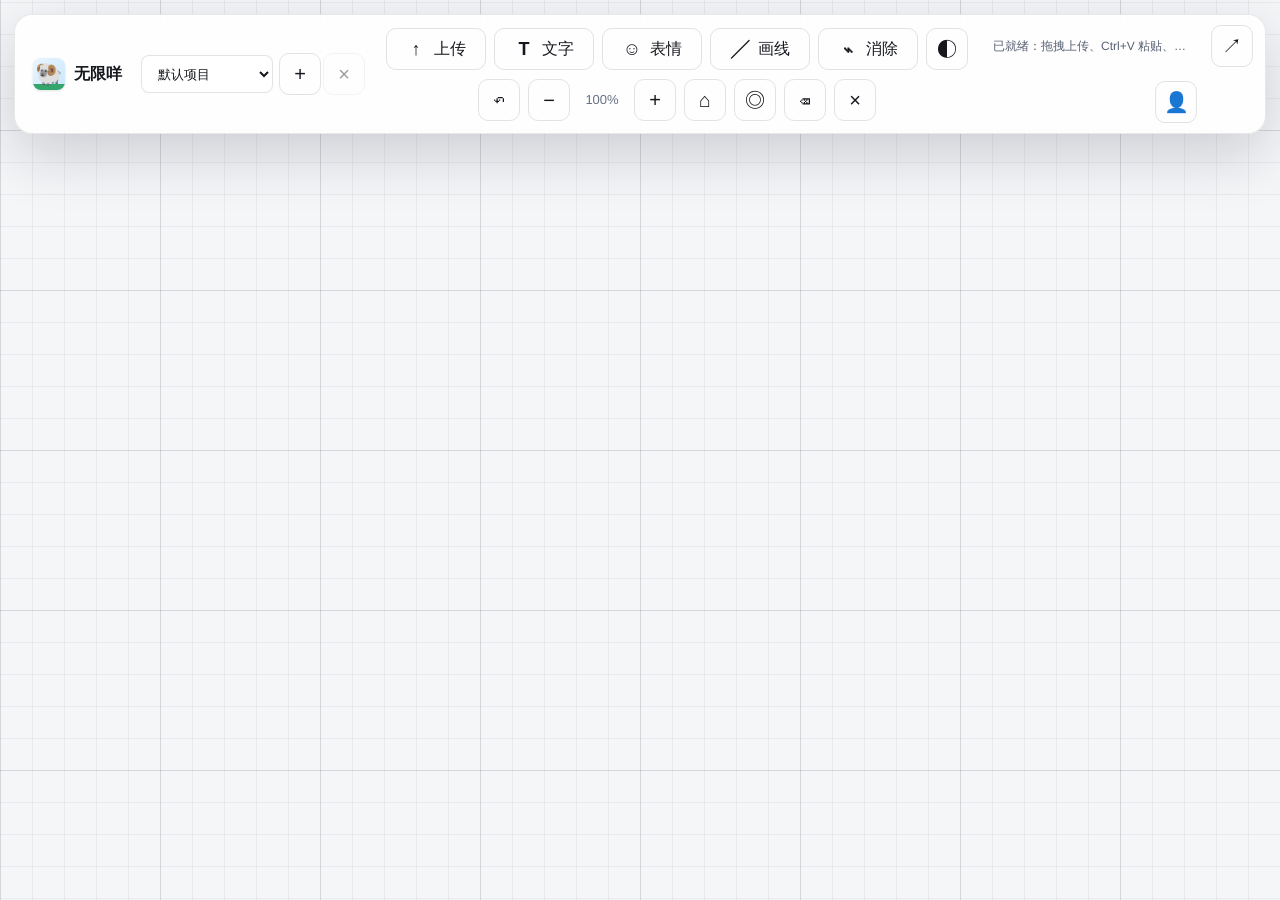
<file: sheep33/index.html>
<!doctype html>
<html lang="zh-CN">
  <head>
    <meta charset="UTF-8" />
    <meta name="viewport" content="width=device-width, initial-scale=1.0" />
    <title>Sheep33 官方网站/无限咩-干净整洁的全能无限画布</title>
    <link rel="icon" href="favicon.svg" type="image/svg+xml" />
    <link rel="stylesheet" href="styles.css" />
  </head>
  <body>
    <header class="topbar">
      <div class="brand">
        <span class="brand-mark" aria-label="无限咩图标">🐏</span>
        <span>无限咩</span>
      </div>

      <div class="project-controls" aria-label="项目分类">
        <select id="projectSelect" title="选择项目"></select>
        <button class="icon-button" id="addProjectBtn" title="添加项目" aria-label="添加项目">+</button>
        <button class="icon-button danger" id="deleteProjectBtn" title="删除当前项目" aria-label="删除当前项目">×</button>
      </div>

      <div class="tool-area" aria-label="画布工具">
        <div class="toolstrip primary-tools">
          <button class="tool-button" id="uploadBtn" title="上传图片、视频、音频、PDF、Office、压缩包等文件">
            <span class="icon">↑</span>
            <span>上传</span>
          </button>
          <input
            id="fileInput"
            type="file"
            multiple
            hidden
            accept="image/*,video/*,audio/*,.pdf,.txt,.md,.doc,.docx,.xls,.xlsx,.ppt,.pptx,.zip,.rar,.7z,.csv,.json"
          />
          <button class="tool-button" id="textBtn" title="创建文字框">
            <span class="icon">T</span>
            <span>文字</span>
          </button>
          <button class="tool-button" id="emojiBtn" title="添加表情贴纸">
            <span class="icon">☺</span>
            <span>表情</span>
          </button>
          <button class="tool-button" id="lineBtn" title="画线；画完后长按不松手可自动拉直">
            <span class="icon">╱</span>
            <span>画线</span>
          </button>
          <button class="tool-button" id="eraserBtn" title="消除线条和图形">
            <span class="icon">⌁</span>
            <span>消除</span>
          </button>
          <button class="icon-button" id="themeBtn" title="切换白底/黑底" aria-label="切换白底/黑底">◐</button>
        </div>

        <div class="toolstrip view-actions">
          <button class="icon-button" id="undoBtn" title="撤回" aria-label="撤回">↶</button>
          <button class="icon-button" id="zoomOutBtn" title="缩小" aria-label="缩小">−</button>
          <output id="zoomLabel">100%</output>
          <button class="icon-button" id="zoomInBtn" title="放大" aria-label="放大">+</button>
          <button class="icon-button" id="homeBtn" title="回到中心" aria-label="回到中心">⌂</button>
          <button class="icon-button" id="locateBtn" title="定位到当前项目内容" aria-label="定位到当前项目内容">◎</button>
          <button class="icon-button" id="deleteBtn" title="删除选中项" aria-label="删除选中项">⌫</button>
          <button class="icon-button danger" id="clearBtn" title="清空画布" aria-label="清空画布">×</button>
        </div>
      </div>

      <div class="right-panel">
        <span class="status" id="statusText">拖拽文件到画布，或粘贴图片/文字/表情包</span>
        <button class="icon-button" id="shareBtn" title="复制共享画布链接" aria-label="复制共享画布链接">↗</button>
        <button class="icon-button account-entry" id="accountBtn" title="个人中心" aria-label="个人中心">👤</button>
      </div>
    </header>

    <main class="viewport" id="viewport" tabindex="0" aria-label="无限画布">
      <section class="surface" id="surface"></section>
      <div class="hint" id="dropHint">
        <strong>松开即可放入画布</strong>
        <span>支持常见图片、视频、音频、文档和压缩包</span>
      </div>
      <button class="connection-cancel connection-delete" id="connectionDeleteBtn" type="button" hidden>
        <span>取消连接</span>
        <kbd>Del</kbd>
      </button>
    </main>

    <div class="emoji-popover" id="emojiPopover" aria-label="表情贴纸">
      <div class="emoji-tabs" id="emojiTabs" aria-label="表情分类"></div>
      <div class="emoji-grid" id="emojiGrid"></div>
      <div class="emoji-pager">
        <button id="emojiPrevBtn" title="上一页">‹</button>
        <output id="emojiPageLabel">1 / 1</output>
        <button id="emojiNextBtn" title="下一页">›</button>
      </div>
    </div>

    <div class="tool-popover line-options" id="lineOptions" aria-label="画线选项">
      <div class="popover-title">画线</div>
      <div class="color-strip" id="colorStrip" aria-label="画笔颜色">
        <button class="color-swatch active" data-color="#0f5bd7" style="--swatch: #0f5bd7" title="蓝色"></button>
        <button class="color-swatch" data-color="#d92d20" style="--swatch: #d92d20" title="红色"></button>
        <button class="color-swatch" data-color="#12b76a" style="--swatch: #12b76a" title="绿色"></button>
        <button class="color-swatch" data-color="#f79009" style="--swatch: #f79009" title="橙色"></button>
        <button class="color-swatch" data-color="#7a5af8" style="--swatch: #7a5af8" title="紫色"></button>
        <button class="color-swatch" data-color="#111827" style="--swatch: #111827" title="黑色"></button>
        <button class="color-swatch" data-color="#ffffff" style="--swatch: #ffffff" title="白色"></button>
      </div>
      <div class="line-preview">
        <svg viewBox="0 0 180 42" aria-hidden="true">
          <path id="linePreviewPath" d="M12 28 C45 7, 82 39, 116 18 S158 16, 168 29" />
        </svg>
      </div>
    </div>

    <div class="tool-popover text-options" id="textOptions" aria-label="文字选项">
      <div class="popover-title">文字</div>
      <select id="textFontSelect" title="字体">
        <option value="Microsoft YaHei, PingFang SC, Segoe UI, Arial, sans-serif">雅黑 / 苹方</option>
        <option value="SimSun, Songti SC, serif">宋体</option>
        <option value="KaiTi, Kaiti SC, serif">楷体</option>
        <option value="Georgia, Times New Roman, serif">Serif</option>
        <option value="Consolas, Menlo, monospace">Mono</option>
      </select>
      <div class="color-strip" id="textColorStrip" aria-label="文字颜色">
        <button class="color-swatch active" data-color="#16181d" style="--swatch: #16181d" title="黑色"></button>
        <button class="color-swatch" data-color="#0f5bd7" style="--swatch: #0f5bd7" title="蓝色"></button>
        <button class="color-swatch" data-color="#d92d20" style="--swatch: #d92d20" title="红色"></button>
        <button class="color-swatch" data-color="#12b76a" style="--swatch: #12b76a" title="绿色"></button>
        <button class="color-swatch" data-color="#7a5af8" style="--swatch: #7a5af8" title="紫色"></button>
      </div>
      <button class="popover-action" id="addTextFromOptionsBtn">添加文字框</button>
    </div>

    <div class="account-panel" id="accountPanel" aria-label="账号管理">
      <div class="account-card">
        <button class="account-close" id="accountCloseBtn" title="关闭" aria-label="关闭">×</button>
        <h2>账号管理</h2>
        <div class="account-tabs">
          <button class="active" data-account-tab="register">注册</button>
          <button data-account-tab="login">登录</button>
          <button data-account-tab="recover">找回</button>
        </div>
        <label>
          <span>邮箱</span>
          <input id="accountEmail" type="email" placeholder="name@example.com" />
        </label>
        <label class="account-password-row">
          <span>密码</span>
          <input id="accountPassword" type="password" placeholder="至少 8 位" />
        </label>
        <label>
          <span>验证码</span>
          <div class="code-row">
            <input id="accountCode" type="text" inputmode="numeric" placeholder="6 位验证码" />
            <button id="sendCodeBtn">发送验证码</button>
          </div>
        </label>
        <button class="account-submit" id="accountSubmitBtn">创建账号</button>
        <p>当前仅为账号 UI 预留，邮箱验证码、注册、找回功能后续接入。</p>
      </div>
    </div>

    <div class="app-dialog-layer" id="appDialogLayer" aria-hidden="true">
      <section class="app-dialog-card" role="dialog" aria-modal="true" aria-labelledby="appDialogTitle">
        <button class="app-dialog-close" id="appDialogCloseBtn" title="关闭" aria-label="关闭">×</button>
        <h2 id="appDialogTitle">确认操作</h2>
        <p id="appDialogMessage"></p>
        <input id="appDialogInput" class="app-dialog-input" />
        <div class="app-dialog-actions">
          <button id="appDialogCancelBtn" class="app-dialog-cancel">取消</button>
          <button id="appDialogConfirmBtn" class="app-dialog-confirm">确定</button>
        </div>
      </section>
    </div>

    <template id="itemTemplate">
      <article class="canvas-item" tabindex="0">
        <button class="move-handle" title="拖动移动" aria-label="拖动移动">✥</button>
        <button class="connector-handle" title="拖拽连接到其他项目框" aria-label="拖拽连接到其他项目框">•••</button>
        <div class="item-hover-tools">
          <input class="item-name-input" title="重命名项目框" />
          <button class="item-note-btn" title="备注解释">备注</button>
        </div>
        <div class="item-note"></div>
        <div class="item-note-popover">
          <textarea class="item-note-input" placeholder="写一点解释，鼠标移到项目框时可查看"></textarea>
          <div class="item-note-actions">
            <button class="item-note-save">保存</button>
            <button class="item-note-cancel">关闭</button>
          </div>
        </div>
        <div class="item-content"></div>
        <div class="item-meta"></div>
        <button class="resize-handle" title="拖动缩放" aria-label="拖动缩放"></button>
      </article>
    </template>

    <script src="shape-recognizer.js"></script>
    <script src="app.js"></script>
  </body>
</html>
</file>
<file: sheep33/styles.css>
:root {
  --bg: #f5f6f8;
  --panel: rgba(255, 255, 255, 0.92);
  --text: #16181d;
  --muted: #667085;
  --line: rgba(22, 24, 29, 0.12);
  --accent: #1677ff;
  --accent-strong: #0f5bd7;
  --danger: #d92d20;
  --shadow: 0 14px 40px rgba(25, 31, 45, 0.14);
  --item-bg: #ffffff;
  --item-border: rgba(22, 24, 29, 0.14);
  --grid-major: rgba(31, 41, 55, 0.10);
  --grid-minor: rgba(31, 41, 55, 0.055);
}

body.dark {
  --bg: #0d0f14;
  --panel: rgba(19, 22, 30, 0.92);
  --text: #f4f7fb;
  --muted: #a9b3c3;
  --line: rgba(255, 255, 255, 0.14);
  --accent: #5ab0ff;
  --accent-strong: #89c8ff;
  --danger: #ff6b5f;
  --shadow: 0 16px 46px rgba(0, 0, 0, 0.38);
  --item-bg: #171b24;
  --item-border: rgba(255, 255, 255, 0.16);
  --grid-major: rgba(255, 255, 255, 0.13);
  --grid-minor: rgba(255, 255, 255, 0.055);
}

* {
  box-sizing: border-box;
}

html,
body {
  width: 100%;
  height: 100%;
  margin: 0;
  overflow: hidden;
  color: var(--text);
  background: var(--bg);
  font-family: "Microsoft YaHei", "PingFang SC", "Segoe UI", Arial, sans-serif;
  -webkit-font-smoothing: antialiased;
  text-rendering: geometricPrecision;
}

button,
input,
textarea {
  font: inherit;
}

button {
  border: 0;
  cursor: pointer;
}

.topbar {
  position: fixed;
  z-index: 20;
  top: 14px;
  left: 50%;
  display: grid;
  grid-template-columns: auto minmax(164px, 220px) minmax(0, 1fr) minmax(160px, 260px);
  grid-template-areas:
    "brand project tools right"
    "brand project actions right";
  align-items: center;
  width: min(calc(100vw - 28px), 1360px);
  min-height: 98px;
  padding: 10px 12px;
  border: 1px solid color-mix(in srgb, var(--line) 80%, transparent);
  border-radius: 18px;
  background: color-mix(in srgb, var(--panel) 94%, transparent);
  box-shadow:
    0 1px 0 rgba(255, 255, 255, .45) inset,
    0 20px 58px rgba(15, 23, 42, 0.18);
  backdrop-filter: blur(18px) saturate(1.25);
  transform: translateX(-50%);
  gap: 8px 10px;
}

.brand {
  grid-area: brand;
  display: inline-flex;
  align-items: center;
  min-width: 104px;
  gap: 9px;
  padding: 0 6px;
  font-weight: 700;
  white-space: nowrap;
}

.brand-mark {
  display: grid;
  width: 32px;
  height: 32px;
  place-items: center;
  border-radius: 8px;
  color: #fff;
  background: var(--accent);
  font-size: 22px;
  line-height: 1;
}

.project-controls {
  grid-area: project;
  display: grid;
  grid-template-columns: minmax(0, 1fr) 38px 38px;
  align-items: center;
  min-width: 0;
  gap: 6px;
}

.project-controls select {
  width: 100%;
  min-height: 38px;
  min-width: 0;
  padding: 0 32px 0 12px;
  border: 1px solid var(--line);
  border-radius: 8px;
  color: var(--text);
  background: var(--panel);
  outline: none;
}

.project-controls select:focus {
  border-color: color-mix(in srgb, var(--accent) 58%, transparent);
  box-shadow: 0 0 0 3px color-mix(in srgb, var(--accent) 14%, transparent);
}

.tool-area {
  grid-column: 3;
  grid-row: 1 / 3;
  display: grid;
  justify-items: center;
  min-width: 0;
  gap: 7px;
}

.toolstrip {
  display: flex;
  align-items: center;
  justify-content: center;
  min-width: 0;
  flex-wrap: wrap;
  gap: 8px;
}

.primary-tools {
  justify-content: center;
}

.view-actions {
  justify-content: center;
  padding-top: 2px;
}

.tool-button,
.icon-button {
  display: inline-flex;
  align-items: center;
  justify-content: center;
  min-height: 38px;
  height: 42px;
  border: 1px solid var(--line);
  border-radius: 10px;
  color: var(--text);
  background: transparent;
  transition:
    border-color 140ms ease,
    background 140ms ease,
    color 140ms ease,
    transform 140ms ease,
    box-shadow 140ms ease;
}

.color-strip {
  display: inline-flex;
  align-items: center;
  gap: 4px;
  min-height: 38px;
  padding: 0 5px;
  border: 1px solid var(--line);
  border-radius: 8px;
}

.color-swatch {
  width: 22px;
  height: 22px;
  border: 2px solid transparent;
  border-radius: 50%;
  background: var(--swatch);
  box-shadow: inset 0 0 0 1px rgba(255, 255, 255, 0.55);
}

.color-swatch.active {
  border-color: var(--text);
  outline: 2px solid color-mix(in srgb, var(--accent) 28%, transparent);
}

.tool-button:hover,
.icon-button:hover {
  border-color: color-mix(in srgb, var(--accent) 50%, transparent);
  color: var(--accent-strong);
  background: color-mix(in srgb, var(--accent) 10%, transparent);
  box-shadow: 0 8px 22px color-mix(in srgb, var(--accent) 12%, transparent);
  transform: translateY(-1px) scale(1.035);
}

.tool-button.active,
.icon-button.active {
  border-color: color-mix(in srgb, var(--accent) 68%, transparent);
  color: var(--accent-strong);
  background: color-mix(in srgb, var(--accent) 14%, transparent);
}

.tool-button:active,
.icon-button:active {
  transform: translateY(0) scale(0.985);
}

.tool-button {
  display: inline-flex;
  align-items: center;
  justify-content: center;
  gap: 8px;
  min-width: 100px;
  padding: 0 12px;
  text-align: center;
  white-space: nowrap;
}

.icon {
  display: inline-grid;
  flex: 0 0 20px;
  width: 20px;
  height: 20px;
  place-items: center;
  font-size: 18px;
  font-weight: 800;
  line-height: 1;
}

.tool-button span:last-child {
  display: inline-flex;
  align-items: center;
  justify-content: center;
  line-height: 1;
}

.icon-button {
  width: 42px;
  padding: 0;
  font-size: 20px;
  line-height: 1;
}

.view-actions .icon-button,
.view-actions #zoomLabel {
  width: 42px;
}

.icon-button.danger:hover {
  border-color: color-mix(in srgb, var(--danger) 58%, transparent);
  color: var(--danger);
  background: color-mix(in srgb, var(--danger) 10%, transparent);
}

.icon-button:disabled {
  cursor: default;
  opacity: .42;
  transform: none;
}

.icon-button:disabled:hover {
  border-color: var(--line);
  color: var(--muted);
  background: transparent;
  box-shadow: none;
  transform: none;
}

.divider {
  width: 1px;
  height: 28px;
  background: var(--line);
}

#zoomLabel {
  min-width: 48px;
  color: var(--muted);
  font-size: 13px;
  text-align: center;
}

.status {
  min-width: 0;
  overflow: hidden;
  color: color-mix(in srgb, var(--muted) 80%, var(--text));
  font-size: 12px;
  text-align: left;
  text-overflow: ellipsis;
  white-space: nowrap;
}

.viewport {
  position: relative;
  width: 100vw;
  height: 100vh;
  overflow: hidden;
  outline: none;
  background-color: var(--bg);
  background-image:
    linear-gradient(var(--grid-major) 1px, transparent 1px),
    linear-gradient(90deg, var(--grid-major) 1px, transparent 1px),
    linear-gradient(var(--grid-minor) 1px, transparent 1px),
    linear-gradient(90deg, var(--grid-minor) 1px, transparent 1px);
  background-size: 160px 160px, 160px 160px, 32px 32px, 32px 32px;
}

.viewport.is-panning,
.viewport.is-panning * {
  cursor: grabbing !important;
}

.viewport.is-drawing {
  cursor: crosshair;
}

.viewport.is-erasing {
  cursor: cell;
}

.viewport.is-moving-ink {
  cursor: grab;
}

.viewport.is-connecting .canvas-item {
  cursor: crosshair;
}

.surface {
  position: absolute;
  left: 0;
  top: 0;
  width: 1px;
  height: 1px;
  transform-origin: 0 0;
  will-change: transform;
}

.ink-layer {
  position: absolute;
  left: 0;
  top: 0;
  width: 1px;
  height: 1px;
  overflow: visible;
  pointer-events: none;
}

.viewport.is-moving-ink .ink-layer,
.viewport.is-erasing .ink-layer {
  pointer-events: visiblePainted;
}

.ink-path {
  fill: none;
  stroke-linecap: round;
  stroke-linejoin: round;
  pointer-events: stroke;
  transition: stroke-width 140ms ease, opacity 140ms ease;
}

.connector-path {
  fill: none;
  stroke-linecap: round;
  stroke-linejoin: round;
  stroke-width: 3;
  opacity: 0.76;
  pointer-events: stroke;
  stroke-dasharray: 8 10;
  stroke-dashoffset: 0;
  cursor: pointer;
  filter: drop-shadow(0 0 4px color-mix(in srgb, var(--accent) 18%, transparent));
  animation: connector-flow 1.15s linear infinite;
  transition: stroke-width 140ms ease, opacity 140ms ease, filter 140ms ease;
}

.connector-path:hover,
.connector-path.selected {
  stroke-width: 5;
  opacity: .96;
  filter: drop-shadow(0 0 5px color-mix(in srgb, var(--accent) 38%, transparent));
}

.connector-path.selected {
  stroke-dasharray: 10 8;
  animation-duration: .78s;
}

.connector-path.is-preview {
  pointer-events: none;
  cursor: default;
  animation: none;
  filter: none;
}

@keyframes connector-flow {
  to {
    stroke-dashoffset: -36;
  }
}

.ink-path.is-preview {
  opacity: 0.76;
}

.ink-path.is-straight {
  filter: drop-shadow(0 1px 0 color-mix(in srgb, var(--accent) 28%, transparent));
}

.ink-path.selected {
  stroke-width: 7;
  filter: drop-shadow(0 0 5px color-mix(in srgb, var(--accent) 44%, transparent));
}

.canvas-item {
  position: absolute;
  display: flex;
  flex-direction: column;
  min-width: 96px;
  min-height: 72px;
  border: 1px solid var(--item-border);
  border-radius: 8px;
  color: var(--text);
  background: var(--item-bg);
  box-shadow: 0 10px 28px rgba(15, 23, 42, 0.12);
  user-select: none;
  overflow: visible;
  transition:
    border-color 160ms ease,
    background 160ms ease,
    box-shadow 160ms ease,
    transform 160ms ease;
  transform-origin: center;
}

.canvas-item:hover {
  border-color: color-mix(in srgb, var(--accent) 46%, var(--item-border));
  background: color-mix(in srgb, var(--accent) 7%, var(--item-bg));
  box-shadow:
    0 0 0 4px color-mix(in srgb, var(--accent) 9%, transparent),
    0 18px 44px rgba(15, 23, 42, 0.18);
  transform: scale(1.025);
}

.move-handle {
  position: absolute;
  z-index: 2;
  top: -36px;
  right: 0;
  display: grid;
  width: 28px;
  height: 28px;
  place-items: center;
  border: 1px solid var(--line);
  border-radius: 8px;
  color: var(--muted);
  background: color-mix(in srgb, var(--item-bg) 82%, transparent);
  box-shadow: 0 4px 14px rgba(15, 23, 42, 0.10);
  cursor: grab;
  opacity: 0;
  transition: opacity 140ms ease, color 140ms ease, border-color 140ms ease;
}

.canvas-item:hover .move-handle,
.canvas-item.selected .move-handle,
.canvas-item.text-item .move-handle {
  opacity: 1;
}

.move-handle:hover {
  border-color: color-mix(in srgb, var(--accent) 55%, transparent);
  color: var(--accent-strong);
}

.canvas-item.selected {
  border-color: var(--accent);
  box-shadow:
    0 0 0 3px color-mix(in srgb, var(--accent) 20%, transparent),
    0 16px 42px rgba(15, 23, 42, 0.18);
}

.item-content {
  position: relative;
  display: grid;
  width: 100%;
  min-height: 0;
  flex: 1;
  place-items: center;
  overflow: hidden;
  padding: 10px;
  container-type: size;
}

.item-content img,
.item-content video,
.item-content iframe {
  display: block;
  width: 100%;
  height: 100%;
  border: 0;
  object-fit: contain;
  background: transparent;
  border-radius: 12px;
}

.item-content audio {
  width: calc(100% - 20px);
}

.item-meta {
  display: flex;
  align-items: center;
  justify-content: space-between;
  min-height: 28px;
  padding: 5px 9px;
  border-top: 1px solid var(--line);
  color: var(--muted);
  font-size: 12px;
  gap: 10px;
}

.item-meta a {
  color: var(--accent-strong);
  text-decoration: none;
}

.text-box {
  width: 100%;
  height: 100%;
  min-height: 76px;
  padding: 14px 15px;
  outline: none;
  overflow: auto;
  color: var(--text);
  font-weight: 500;
  line-height: 1.55;
  white-space: pre-wrap;
  word-break: break-word;
  cursor: text;
  user-select: text;
  text-shadow: none;
  -webkit-font-smoothing: antialiased;
  transform: translateZ(0);
}

.emoji-sticker {
  display: grid;
  width: 100%;
  height: 100%;
  place-items: center;
  padding: 0;
  font-size: clamp(24px, min(70cqw, 62cqh), 142px);
  line-height: 1;
  filter: drop-shadow(0 10px 22px rgba(15, 23, 42, .12));
  transform: translateY(.02em);
}

.canvas-item.emoji-item .item-content {
  height: 100%;
  border-radius: 16px;
  padding: 6px 8px 30px;
}

.canvas-item.emoji-item .item-meta {
  position: absolute;
  z-index: 2;
  right: 0;
  bottom: 0;
  left: 0;
  min-height: 30px;
  border-radius: 0 0 16px 16px;
  background: color-mix(in srgb, var(--item-bg) 82%, transparent);
  opacity: 0;
  pointer-events: none;
  transform: translateY(5px);
  transition: opacity 140ms ease, transform 140ms ease;
}

.canvas-item.emoji-item:hover .item-meta {
  opacity: 1;
  transform: translateY(0);
}

.file-card {
  display: grid;
  width: 100%;
  height: 100%;
  min-height: 118px;
  place-items: center;
  padding: 18px;
  text-align: center;
  gap: 8px;
}

.file-icon {
  display: grid;
  width: 58px;
  height: 72px;
  place-items: center;
  border: 1px solid var(--line);
  border-radius: 8px;
  color: #fff;
  background: #344054;
  font-size: 13px;
  font-weight: 800;
  text-transform: uppercase;
}

.file-name {
  width: 100%;
  overflow: hidden;
  color: var(--text);
  font-weight: 700;
  text-overflow: ellipsis;
  white-space: nowrap;
}

.file-size {
  color: var(--muted);
  font-size: 12px;
}

.resize-handle {
  position: absolute;
  right: 0;
  bottom: 0;
  width: 18px;
  height: 18px;
  border-radius: 8px 0 7px 0;
  background:
    linear-gradient(135deg, transparent 45%, var(--accent) 46%, var(--accent) 55%, transparent 56%),
    linear-gradient(135deg, transparent 63%, var(--accent) 64%, var(--accent) 72%, transparent 73%);
  cursor: nwse-resize;
  opacity: 0;
}

.canvas-item.selected .resize-handle {
  opacity: 1;
}

.hint {
  position: fixed;
  left: 50%;
  top: 50%;
  z-index: 30;
  display: none;
  min-width: min(420px, calc(100vw - 48px));
  padding: 22px 26px;
  border: 1px solid color-mix(in srgb, var(--accent) 40%, transparent);
  border-radius: 8px;
  color: var(--text);
  background: var(--panel);
  box-shadow: var(--shadow);
  text-align: center;
  transform: translate(-50%, -50%);
}

.hint strong,
.hint span {
  display: block;
}

.hint span {
  margin-top: 7px;
  color: var(--muted);
  font-size: 13px;
}

.viewport.dragging-file .hint {
  display: block;
}

.connection-cancel {
  --control-scale: 1;
  position: fixed;
  z-index: 46;
  display: none;
  align-items: center;
  gap: 8px;
  min-height: 34px;
  padding: 7px 12px;
  border: 1px solid color-mix(in srgb, var(--danger) 32%, var(--line));
  border-radius: 999px;
  color: var(--danger);
  background: color-mix(in srgb, var(--panel) 88%, transparent);
  box-shadow: 0 14px 34px color-mix(in srgb, #000 16%, transparent);
  backdrop-filter: blur(18px);
  transform: translate(-50%, -128%) scale(calc(var(--control-scale) * .96));
  opacity: 0;
  transition:
    opacity 150ms ease,
    transform 180ms cubic-bezier(.2, .8, .2, 1),
    background 150ms ease,
    box-shadow 150ms ease;
}

.connection-cancel.open {
  display: inline-flex;
  opacity: 1;
  transform: translate(-50%, -128%) scale(var(--control-scale));
}

.connection-cancel:hover {
  background: color-mix(in srgb, var(--danger) 10%, var(--panel));
  box-shadow: 0 18px 42px color-mix(in srgb, #000 22%, transparent);
  transform: translate(-50%, -128%) scale(calc(var(--control-scale) * 1.03));
}

.connection-cancel kbd {
  min-width: 30px;
  padding: 2px 7px;
  border: 1px solid color-mix(in srgb, currentColor 24%, transparent);
  border-radius: 7px;
  color: var(--muted);
  background: color-mix(in srgb, var(--text) 6%, transparent);
  font: 11px/1.4 ui-monospace, SFMono-Regular, Menlo, Consolas, monospace;
}

.emoji-popover {
  position: fixed;
  z-index: 40;
  display: none;
  max-height: min(420px, calc(100vh - 96px));
  overflow: auto;
  padding: 10px;
  border: 1px solid var(--line);
  border-radius: 8px;
  background: var(--panel);
  box-shadow: var(--shadow);
  transform: translateX(-50%) translateY(-4px) scale(.98);
  opacity: 0;
  transition:
    opacity 150ms ease,
    transform 180ms cubic-bezier(.2, .8, .2, 1);
}

.emoji-popover.open {
  display: block;
  opacity: 1;
  transform: translateX(-50%) translateY(0) scale(1);
}

.emoji-tabs {
  display: grid;
  grid-template-columns: repeat(4, 1fr);
  gap: 6px;
  margin-bottom: 9px;
}

.emoji-tabs button {
  min-height: 30px;
  border: 1px solid var(--line);
  border-radius: 9px;
  color: var(--muted);
  background: transparent;
  font-size: 12px;
}

.emoji-tabs button.active {
  color: var(--accent-strong);
  border-color: color-mix(in srgb, var(--accent) 50%, transparent);
  background: color-mix(in srgb, var(--accent) 10%, transparent);
}

.emoji-grid {
  display: grid;
  grid-template-columns: repeat(6, 42px);
  gap: 6px;
}

.emoji-grid button {
  display: grid;
  width: 42px;
  height: 42px;
  place-items: center;
  border: 1px solid transparent;
  border-radius: 8px;
  background: transparent;
  font-size: 24px;
}

.emoji-grid button:hover,
.emoji-pager button:hover {
  border-color: var(--line);
  background: color-mix(in srgb, var(--accent) 10%, transparent);
}

.emoji-pager {
  display: grid;
  grid-template-columns: 42px 1fr 42px;
  align-items: center;
  margin-top: 9px;
  gap: 6px;
}

.emoji-pager button {
  height: 34px;
  border: 1px solid var(--line);
  border-radius: 8px;
  color: var(--text);
  background: transparent;
  font-size: 22px;
}

.emoji-pager button:disabled {
  cursor: default;
  opacity: 0.45;
}

.emoji-pager output {
  color: var(--muted);
  font-size: 13px;
  text-align: center;
}

.account-panel {
  position: fixed;
  inset: 0;
  z-index: 60;
  display: none;
  place-items: center;
  padding: 20px;
  background: rgba(12, 16, 24, 0.42);
  opacity: 0;
  transition: opacity 180ms ease;
}

.account-panel.open {
  display: grid;
  opacity: 1;
}

.account-card {
  position: relative;
  width: min(420px, calc(100vw - 32px));
  padding: 24px;
  border: 1px solid var(--line);
  border-radius: 8px;
  color: var(--text);
  background: var(--panel);
  box-shadow: var(--shadow);
  transform: translateY(10px) scale(.97);
  transition: transform 220ms cubic-bezier(.2, .8, .2, 1);
}

.account-panel.open .account-card {
  transform: translateY(0) scale(1);
}

.account-card h2 {
  margin: 0 0 16px;
  font-size: 22px;
}

.app-dialog-layer {
  position: fixed;
  inset: 0;
  z-index: 70;
  display: none;
  place-items: center;
  padding: 22px;
  background: rgba(18, 18, 20, .42);
  opacity: 0;
  backdrop-filter: blur(2px);
  transition: opacity 180ms ease;
}

.app-dialog-layer.open {
  display: grid;
  opacity: 1;
}

.app-dialog-card {
  position: relative;
  width: min(420px, calc(100vw - 34px));
  padding: 24px 24px 20px;
  border: 1px solid color-mix(in srgb, var(--line) 80%, transparent);
  border-radius: 18px;
  color: var(--text);
  background:
    linear-gradient(180deg, color-mix(in srgb, var(--panel) 96%, #fff) 0%, color-mix(in srgb, var(--panel) 92%, #f7f7f9) 100%);
  box-shadow:
    0 1px 0 rgba(255, 255, 255, .58) inset,
    0 28px 80px rgba(15, 23, 42, .26);
  transform: translateY(12px) scale(.96);
  transition: transform 220ms cubic-bezier(.2, .8, .2, 1);
}

.app-dialog-layer.open .app-dialog-card {
  transform: translateY(0) scale(1);
}

.app-dialog-close {
  position: absolute;
  top: 16px;
  right: 16px;
  display: grid;
  width: 28px;
  height: 28px;
  place-items: center;
  border-radius: 50%;
  color: var(--muted);
  background: transparent;
  font-size: 18px;
}

.app-dialog-close:hover {
  color: var(--text);
  background: color-mix(in srgb, var(--line) 54%, transparent);
}

.app-dialog-card h2 {
  margin: 0 34px 10px 0;
  font-size: 21px;
  line-height: 1.25;
}

.app-dialog-card p {
  margin: 0 0 18px;
  color: var(--muted);
  font-size: 14px;
  line-height: 1.55;
}

.app-dialog-input {
  display: none;
  width: 100%;
  height: 42px;
  margin: 2px 0 18px;
  padding: 0 13px;
  border: 1px solid var(--line);
  border-radius: 11px;
  color: var(--text);
  background: color-mix(in srgb, var(--item-bg) 78%, transparent);
  outline: none;
}

.app-dialog-input.open {
  display: block;
}

.app-dialog-input:focus {
  border-color: color-mix(in srgb, var(--accent) 60%, transparent);
  box-shadow: 0 0 0 3px color-mix(in srgb, var(--accent) 14%, transparent);
}

.app-dialog-actions {
  display: grid;
  grid-template-columns: 1fr 1fr;
  gap: 10px;
}

.app-dialog-actions button {
  height: 40px;
  border: 1px solid var(--line);
  border-radius: 11px;
  color: var(--text);
  background: color-mix(in srgb, var(--panel) 82%, transparent);
  transition: background 140ms ease, transform 140ms ease, border-color 140ms ease;
}

.app-dialog-actions button:hover {
  background: color-mix(in srgb, var(--accent) 8%, var(--panel));
  transform: translateY(-1px);
}

.app-dialog-confirm {
  color: #fff !important;
  border-color: var(--accent) !important;
  background: var(--accent) !important;
}

.app-dialog-confirm.danger {
  border-color: var(--danger) !important;
  background: var(--danger) !important;
}

.account-close {
  position: absolute;
  top: 12px;
  right: 12px;
  width: 32px;
  height: 32px;
  border-radius: 8px;
  color: var(--muted);
  background: transparent;
}

.account-tabs {
  display: grid;
  grid-template-columns: repeat(3, 1fr);
  gap: 6px;
  margin-bottom: 16px;
}

.account-tabs button,
.account-submit,
#sendCodeBtn {
  min-height: 38px;
  border: 1px solid var(--line);
  border-radius: 8px;
  color: var(--text);
  background: transparent;
}

.account-tabs button.active,
.account-submit {
  color: #fff;
  border-color: var(--accent);
  background: var(--accent);
}

.account-card label {
  display: grid;
  gap: 7px;
  margin-top: 12px;
  color: var(--muted);
  font-size: 13px;
}

.account-card input {
  width: 100%;
  min-height: 40px;
  padding: 0 11px;
  border: 1px solid var(--line);
  border-radius: 8px;
  color: var(--text);
  background: color-mix(in srgb, var(--panel) 75%, var(--bg));
  outline: none;
}

.code-row {
  display: grid;
  grid-template-columns: 1fr 116px;
  gap: 8px;
}

.account-submit {
  width: 100%;
  margin-top: 18px;
}

.account-card p {
  margin: 12px 0 0;
  color: var(--muted);
  font-size: 12px;
  line-height: 1.5;
}

.account-panel.recover-mode .account-password-row {
  display: none;
}

@media (max-width: 880px) {
  .topbar {
    grid-template-columns: 1fr;
    width: calc(100vw - 16px);
    top: 8px;
  }

  .brand {
    justify-content: center;
  }

  .toolstrip {
    flex-wrap: wrap;
  }

  .project-controls {
    justify-self: center;
    width: min(360px, 100%);
  }

  .status {
    text-align: center;
  }
}

@media (max-width: 560px) {
  .tool-button span:last-child {
    display: none;
  }

  .brand {
    min-width: 0;
  }

  .icon-button,
  .tool-button {
    min-height: 36px;
  }
}

.brand-mark {
  overflow: hidden;
  color: initial;
  background:
    linear-gradient(to top, rgba(38, 160, 96, .92) 0 18%, transparent 19%),
    linear-gradient(135deg, #e9f5ff, #c9e7ff);
  filter: drop-shadow(0 1px 1px rgba(15, 23, 42, .12));
}

.right-panel {
  grid-area: right;
  display: grid;
  grid-template-columns: minmax(0, 1fr) 42px;
  gap: 14px;
  align-items: center;
  justify-self: stretch;
}

.account-entry {
  justify-self: end;
}

.tool-popover {
  position: fixed;
  z-index: 45;
  display: none;
  width: min(280px, calc(100vw - 24px));
  padding: 12px;
  border: 1px solid var(--line);
  border-radius: 16px;
  background: var(--panel);
  box-shadow: var(--shadow);
  backdrop-filter: blur(18px);
  transform: translateX(-50%) translateY(-4px) scale(.98);
  opacity: 0;
  transition:
    opacity 150ms ease,
    transform 180ms cubic-bezier(.2, .8, .2, 1);
}

.tool-popover.open {
  display: grid;
  gap: 10px;
  opacity: 1;
  transform: translateX(-50%) translateY(0) scale(1);
}

.popover-title {
  color: var(--muted);
  font-size: 12px;
  font-weight: 700;
  letter-spacing: .08em;
  text-transform: uppercase;
}

.line-preview {
  height: 52px;
  padding: 5px;
  border: 1px solid var(--line);
  border-radius: 12px;
  background: color-mix(in srgb, var(--bg) 72%, transparent);
}

.line-preview svg {
  width: 100%;
  height: 100%;
}

.line-preview path {
  fill: none;
  stroke: var(--accent-strong);
  stroke-width: 5;
  stroke-linecap: round;
  stroke-linejoin: round;
}

.text-options select {
  min-height: 38px;
  padding: 0 10px;
  border: 1px solid var(--line);
  border-radius: 10px;
  color: var(--text);
  background: color-mix(in srgb, var(--item-bg) 70%, transparent);
}

.popover-action {
  min-height: 38px;
  border-radius: 10px;
  color: #fff;
  background: var(--accent);
}

.canvas-item {
  border-radius: 16px;
  border-color: color-mix(in srgb, var(--item-border) 80%, transparent);
  background:
    linear-gradient(180deg, color-mix(in srgb, var(--item-bg) 96%, #fff) 0%, var(--item-bg) 100%);
  box-shadow:
    0 1px 0 rgba(255, 255, 255, .62) inset,
    0 18px 48px rgba(15, 23, 42, .14);
  overflow: visible;
}

.item-content {
  border-radius: 16px 16px 0 0;
  overflow: hidden;
}

.canvas-item:hover {
  transform: translateY(-2px) scale(1.018);
}

.item-meta {
  border-top-color: color-mix(in srgb, var(--line) 70%, transparent);
  background: color-mix(in srgb, var(--bg) 42%, transparent);
  font-weight: 650;
}

.connector-handle {
  position: absolute;
  z-index: 3;
  top: 50%;
  right: -12px;
  display: grid;
  width: 24px;
  height: 36px;
  place-items: center;
  border: 1px solid var(--line);
  border-radius: 999px;
  color: var(--muted);
  background: var(--panel);
  box-shadow: 0 10px 24px rgba(15, 23, 42, .16);
  cursor: crosshair;
  opacity: 0;
  transform: translateY(-50%) scale(.9);
  transition: opacity 150ms ease, transform 150ms ease, color 150ms ease;
  writing-mode: vertical-rl;
  line-height: .7;
}

.canvas-item:hover .connector-handle,
.canvas-item.selected .connector-handle {
  opacity: 1;
  transform: translateY(-50%) scale(1);
}

.connector-handle:hover {
  color: var(--accent-strong);
}

.item-hover-tools {
  position: absolute;
  z-index: 3;
  left: 0;
  right: 34px;
  top: -36px;
  display: grid;
  grid-template-columns: minmax(0, 1fr) auto;
  align-items: center;
  gap: 5px;
  opacity: 0;
  transform: translateY(-4px);
  transition: opacity 150ms ease, transform 150ms ease;
}

.canvas-item:hover .item-hover-tools,
.canvas-item.selected .item-hover-tools {
  opacity: 1;
  transform: translateY(0);
}

.item-hover-tools button,
.item-name-input {
  min-height: 26px;
  padding: 0 8px;
  border: 1px solid var(--line);
  border-radius: 999px;
  color: var(--muted);
  background: color-mix(in srgb, var(--panel) 86%, transparent);
  font-size: 12px;
}

.item-name-input {
  width: 100%;
  min-width: 0;
  color: var(--text);
  outline: none;
}

.item-note {
  position: absolute;
  z-index: 4;
  left: 10px;
  right: 10px;
  bottom: 36px;
  display: none;
  padding: 8px 10px;
  border: 1px solid var(--line);
  border-radius: 12px;
  color: var(--text);
  background: var(--panel);
  box-shadow: 0 12px 30px rgba(15, 23, 42, .16);
  font-size: 12px;
  line-height: 1.45;
}

.canvas-item:hover .item-note:not([hidden]) {
  display: block;
}

.item-note-popover {
  position: absolute;
  z-index: 7;
  left: 10px;
  top: 42px;
  display: none;
  width: min(260px, calc(100% - 20px));
  padding: 9px;
  border: 1px solid var(--line);
  border-radius: 14px;
  background: color-mix(in srgb, var(--panel) 96%, transparent);
  box-shadow: 0 18px 42px rgba(15, 23, 42, .22);
  backdrop-filter: blur(14px);
}

.item-note-popover.open {
  display: grid;
  gap: 8px;
}

.item-note-input {
  width: 100%;
  min-height: 86px;
  resize: vertical;
  padding: 8px;
  border: 1px solid var(--line);
  border-radius: 10px;
  color: var(--text);
  background: color-mix(in srgb, var(--bg) 68%, transparent);
  outline: none;
  font: inherit;
  font-size: 12px;
  line-height: 1.45;
}

.item-note-actions {
  display: flex;
  justify-content: flex-end;
  gap: 6px;
}

.item-note-actions button {
  min-height: 28px;
  padding: 0 10px;
  border: 1px solid var(--line);
  border-radius: 9px;
  color: var(--text);
  background: transparent;
  font-size: 12px;
}

.item-note-save {
  color: #fff !important;
  border-color: var(--accent) !important;
  background: var(--accent) !important;
}

.ink-layer {
  pointer-events: visiblePainted;
}

.connector-path.is-preview {
  opacity: .9;
  stroke-dasharray: 4 5;
  animation: none;
  filter: none;
}

.account-card {
  border-radius: 18px;
}
</file>
